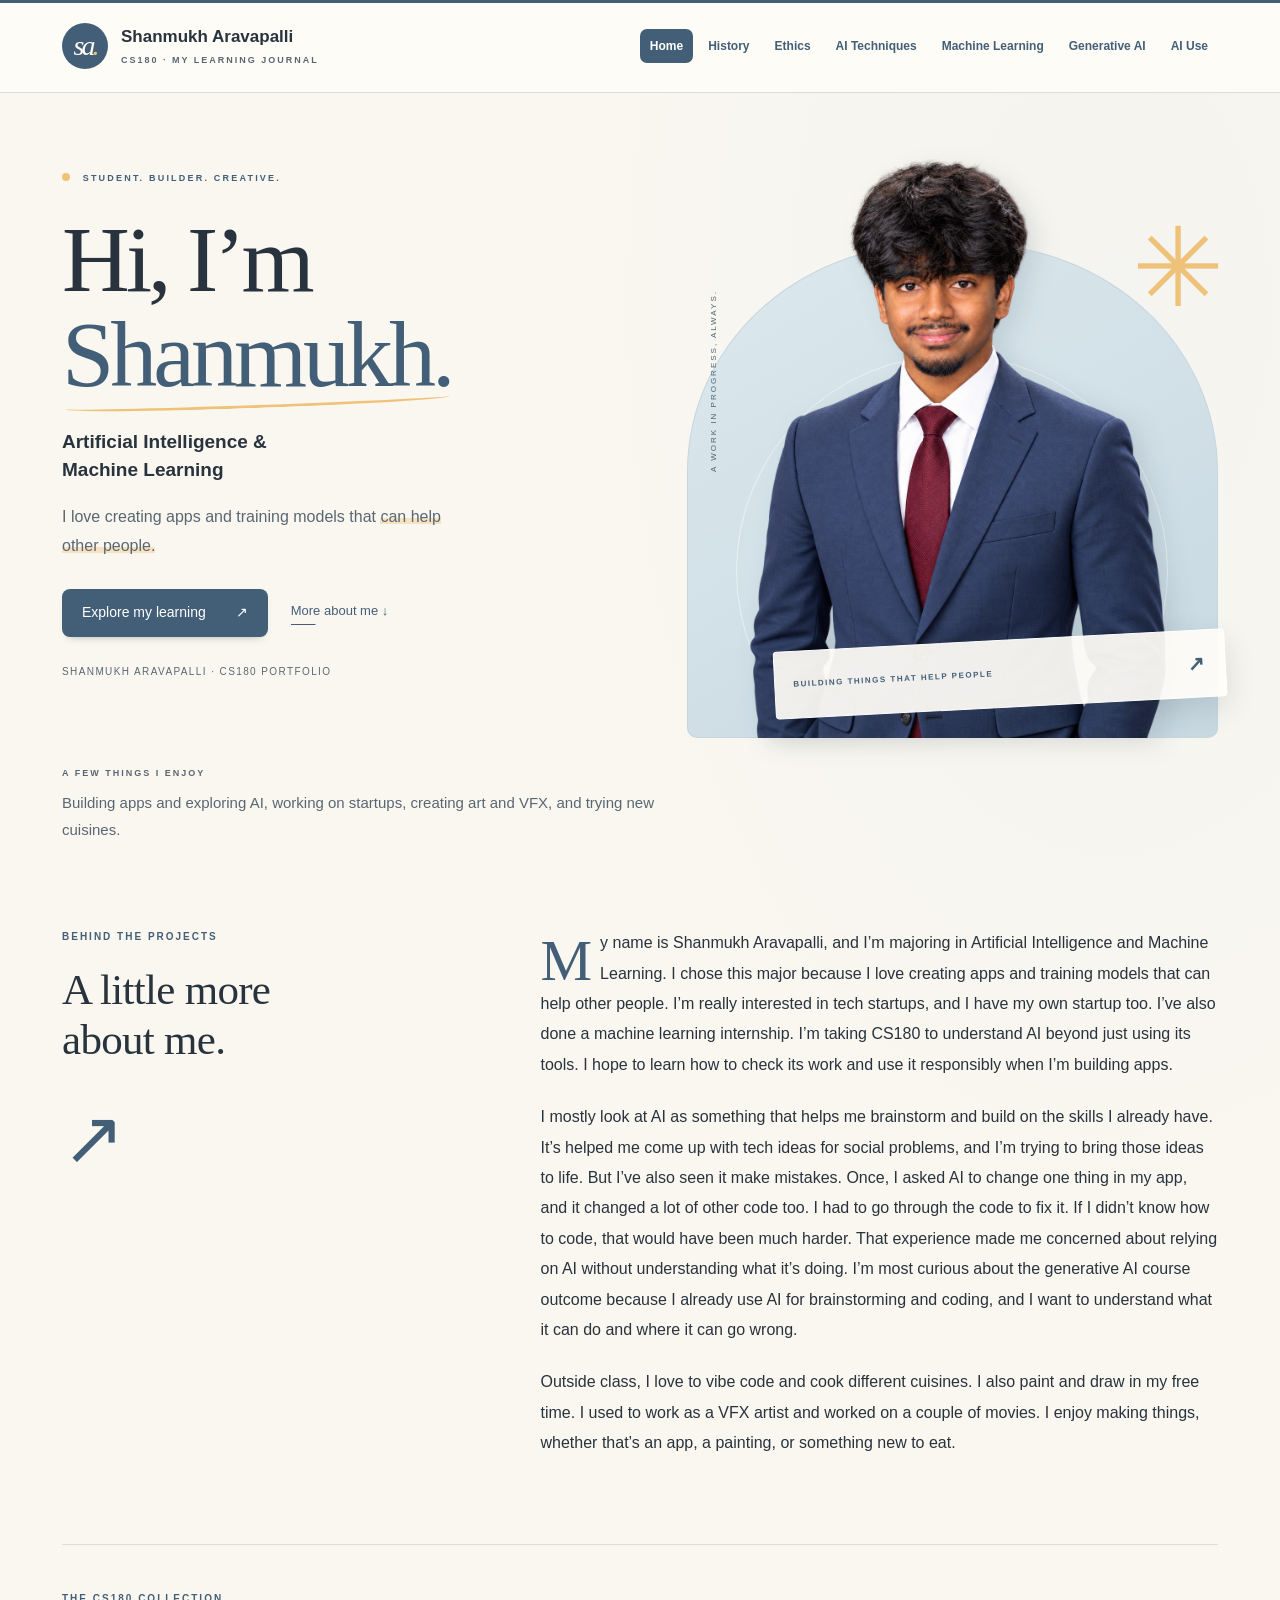
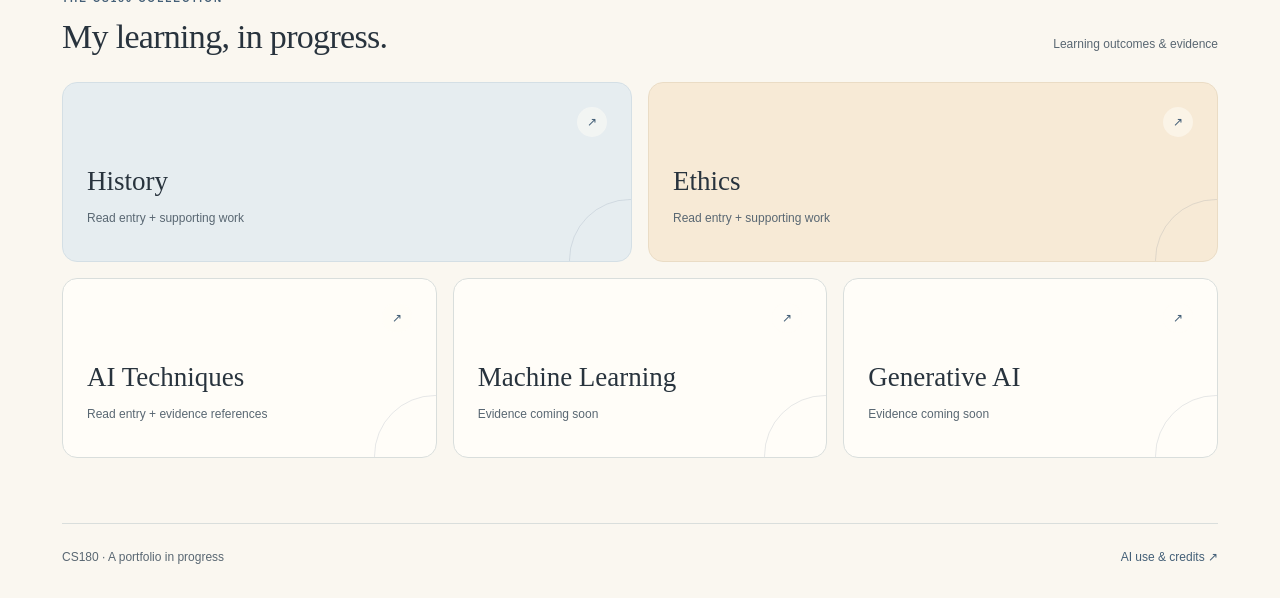
<file: index.html>
<!doctype html>
<html lang="en">
<head>
  <meta charset="utf-8">
  <meta name="viewport" content="width=device-width, initial-scale=1">
  <meta name="robots" content="noindex, nofollow">
  <title>Home | CS180 Portfolio</title>
  <link rel="stylesheet" href="styles.css?v=feedback-1">
</head>
<body class="portfolio-home">
  <div class="reading-progress" aria-hidden="true"></div>
  <a class="skip-link" href="#main">Skip to content</a>
  <header class="site-header">
    <div class="header-inner">
      <a class="brand" href="index.html"><span class="brand-mark personal-mark" aria-hidden="true">sa<span>.</span></span><span>Shanmukh Aravapalli<small>CS180 · MY LEARNING JOURNAL</small></span></a>
      <nav aria-label="Main navigation"><a href="index.html" aria-current="page">Home</a>
<a href="outcome1.html">History</a>
<a href="outcome2.html">Ethics</a>
<a href="outcome3.html">AI Techniques</a>
<a href="outcome4.html">Machine Learning</a>
<a href="outcome5.html">Generative AI</a>
<a href="ai-use.html">AI Use</a></nav>
    </div>
  </header>
  <main id="main">
    <section class="studio-hero" aria-labelledby="about-heading">
<div class="hero-copy"><p class="eyebrow"><span class="dot"></span> STUDENT. BUILDER. CREATIVE.</p>
<h1 id="about-heading">Hi, I’m<br><span>Shanmukh.</span></h1>
<p class="hero-major">Artificial Intelligence &amp;<br>Machine Learning</p>
<p class="hero-description">I love creating apps and training models that <span class="ink-highlight">can help other people.</span></p>
<div class="hero-actions"><a class="button" href="#learning-heading">Explore my learning <span aria-hidden="true">↗</span></a><a class="text-link" href="#my-story">More about me ↓</a></div>
<p class="hero-note">Shanmukh Aravapalli · CS180 portfolio</p></div>
<figure class="cutout-stage"><div class="portrait-backdrop" aria-hidden="true"></div>
<span class="portrait-orbit" aria-hidden="true">✳</span><span class="portrait-label" aria-hidden="true">A WORK IN PROGRESS, ALWAYS.</span>
<img src="portrait-cutout.png" alt="AI-edited standing portrait of Shanmukh Aravapalli in a navy suit" width="1122" height="1402" fetchpriority="high">
<figcaption>BUILDING THINGS THAT HELP PEOPLE <span aria-hidden="true">↗</span></figcaption></figure>
</section>
<aside class="personal-interests" aria-label="My interests"><p class="eyebrow">A FEW THINGS I ENJOY</p><p>Building apps and exploring AI, working on startups, creating art and VFX, and trying new cuisines.</p></aside>
<section class="story-section" id="my-story" aria-labelledby="story-heading"><div class="story-heading"><p class="eyebrow">BEHIND THE PROJECTS</p><h2 id="story-heading">A little more<br>about me.</h2><span class="story-mark" aria-hidden="true">↗</span></div><div class="story-copy"><p>My name is Shanmukh Aravapalli, and I’m majoring in Artificial Intelligence and Machine Learning. I chose this major because I love creating apps and training models that can help other people. I’m really interested in tech startups, and I have my own startup too. I’ve also done a machine learning internship. I’m taking CS180 to understand AI beyond just using its tools. I hope to learn how to check its work and use it responsibly when I’m building apps.</p><p>I mostly look at AI as something that helps me brainstorm and build on the skills I already have. It’s helped me come up with tech ideas for social problems, and I’m trying to bring those ideas to life. But I’ve also seen it make mistakes. Once, I asked AI to change one thing in my app, and it changed a lot of other code too. I had to go through the code to fix it. If I didn’t know how to code, that would have been much harder. That experience made me concerned about relying on AI without understanding what it’s doing. I’m most curious about the generative AI course outcome because I already use AI for brainstorming and coding, and I want to understand what it can do and where it can go wrong.</p><p>Outside class, I love to vibe code and cook different cuisines. I also paint and draw in my free time. I used to work as a VFX artist and worked on a couple of movies. I enjoy making things, whether that’s an app, a painting, or something new to eat.</p></div></section>
    <section class="learning" aria-labelledby="learning-heading">
      <div class="section-title"><div><p class="eyebrow">THE CS180 COLLECTION</p><h2 id="learning-heading">My learning, in progress.</h2></div><p>Learning outcomes &amp; evidence</p></div>
      <div class="outcome-grid"><a class="outcome-card" href="outcome1.html"><span class="card-arrow" aria-hidden="true"><span>↗</span></span><h3>History</h3><p>Read entry + supporting work</p></a><a class="outcome-card" href="outcome2.html"><span class="card-arrow" aria-hidden="true"><span>↗</span></span><h3>Ethics</h3><p>Read entry + supporting work</p></a><a class="outcome-card" href="outcome3.html"><span class="card-arrow" aria-hidden="true"><span>↗</span></span><h3>AI Techniques</h3><p>Read entry + evidence references</p></a><a class="outcome-card" href="outcome4.html"><span class="card-arrow" aria-hidden="true"><span>↗</span></span><h3>Machine Learning</h3><p>Evidence coming soon</p></a><a class="outcome-card" href="outcome5.html"><span class="card-arrow" aria-hidden="true"><span>↗</span></span><h3>Generative AI</h3><p>Evidence coming soon</p></a></div></section></main>
  <footer><span>CS180 · A portfolio in progress</span><a href="ai-use.html">AI use &amp; credits <span aria-hidden="true">↗</span></a></footer>
</body>
</html>
</file>
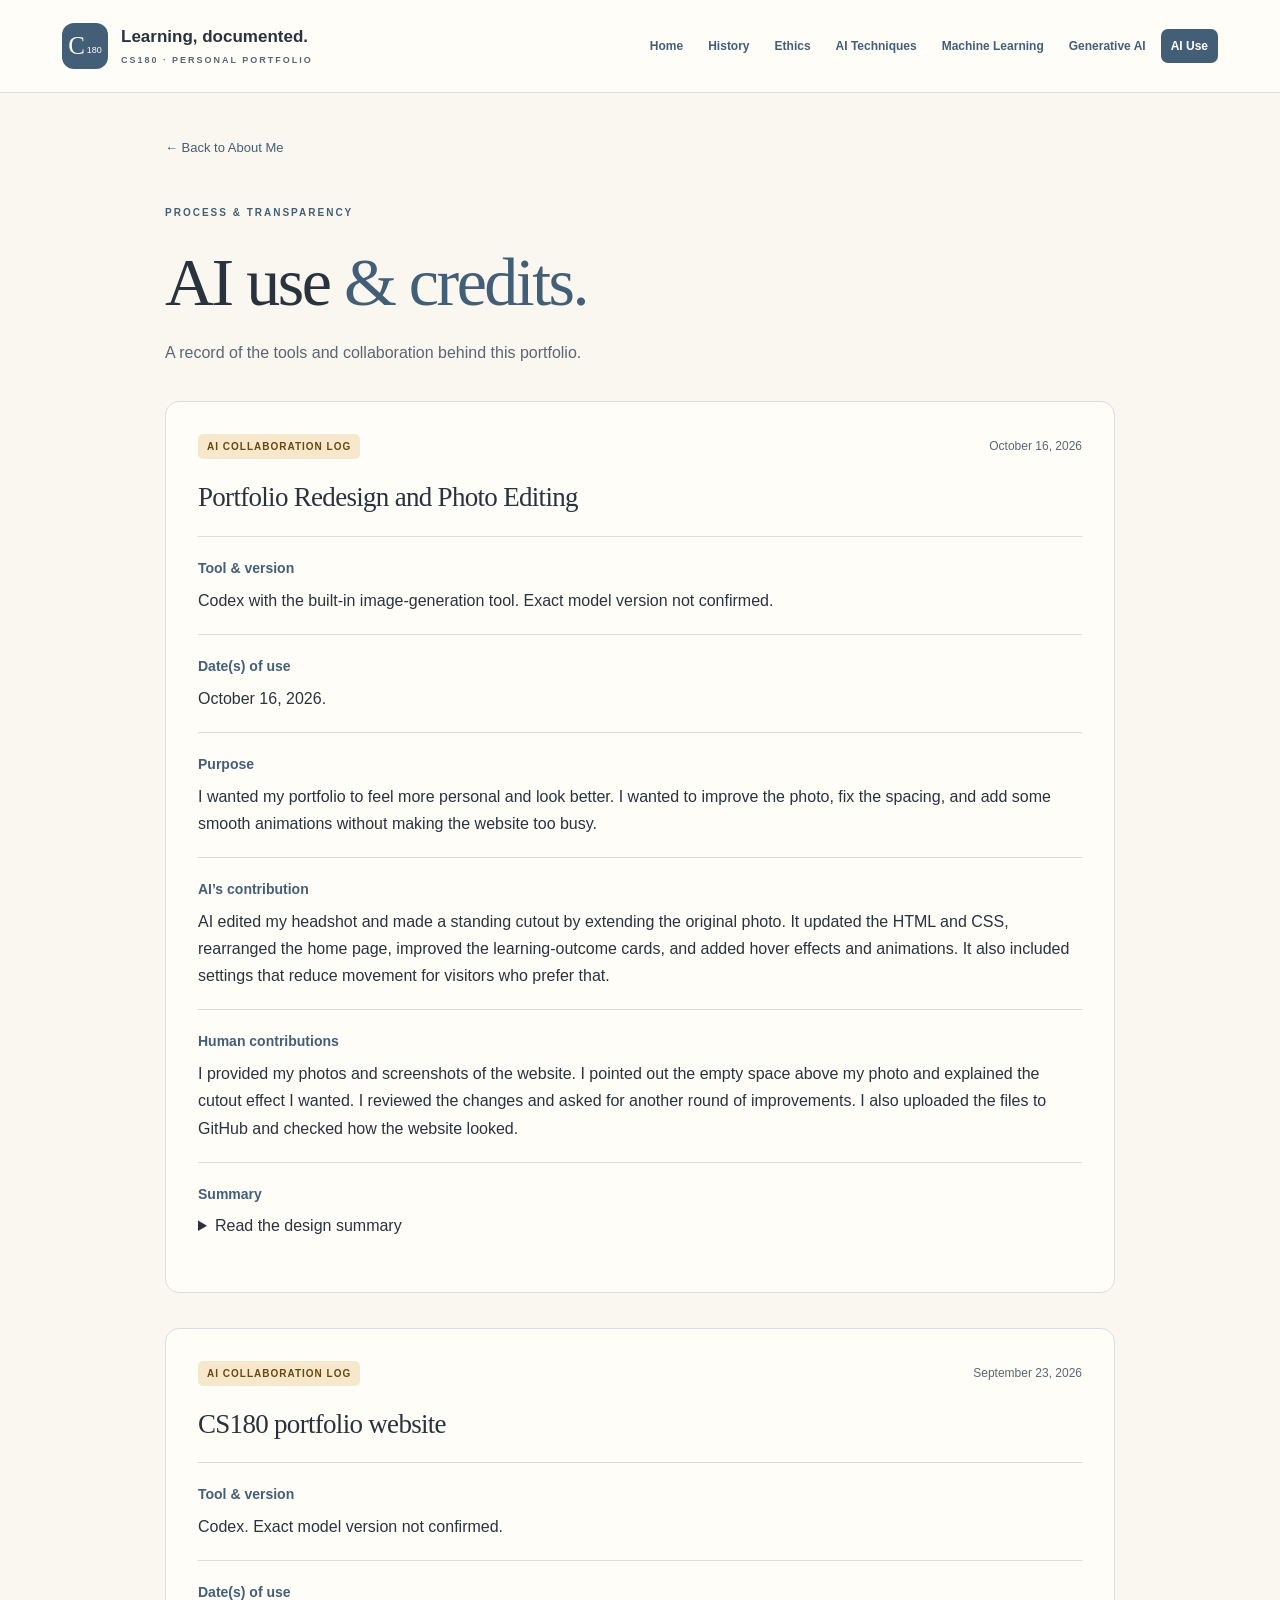
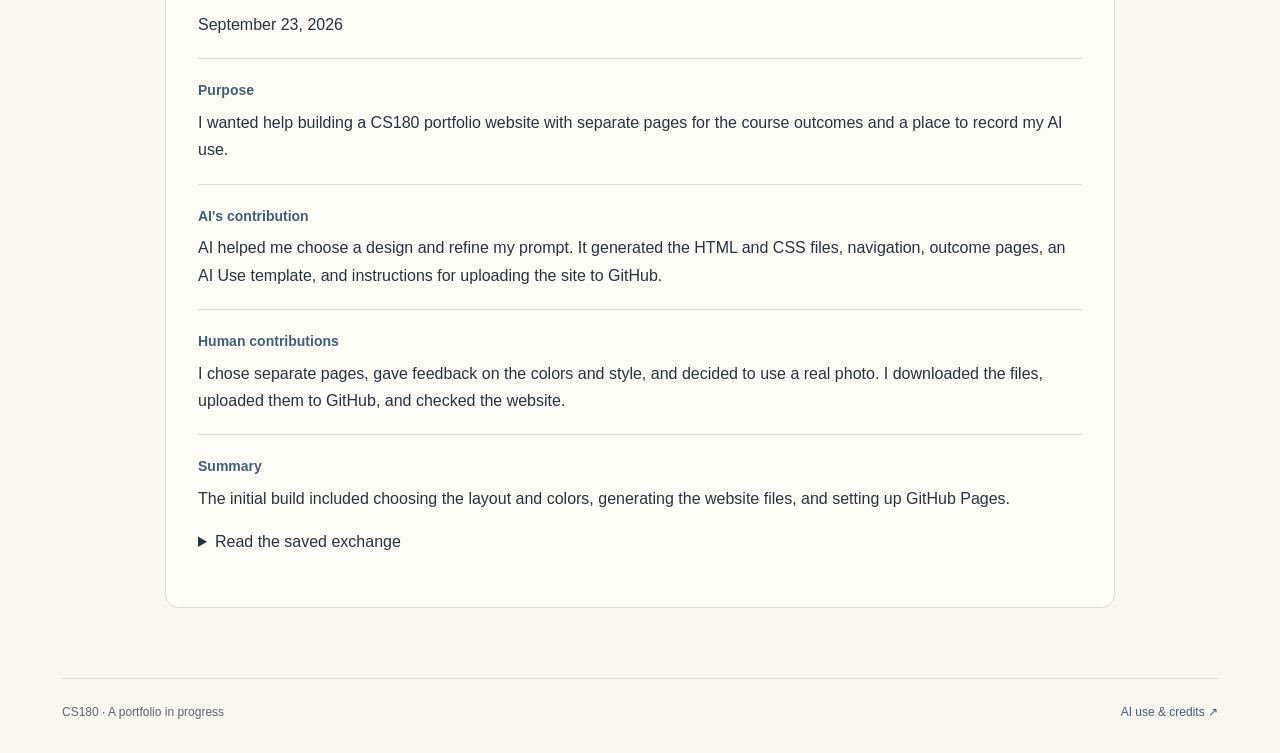
<file: ai-use.html>
<!doctype html>
<html lang="en">
<head>
  <meta charset="utf-8">
  <meta name="viewport" content="width=device-width, initial-scale=1">
  <meta name="robots" content="noindex, nofollow">
  <title>AI Use | CS180 Portfolio</title>
  <link rel="stylesheet" href="styles.css">
</head>
<body>
  <a class="skip-link" href="#main">Skip to content</a>
  <header class="site-header">
    <div class="header-inner">
      <a class="brand" href="index.html"><span class="brand-mark" aria-hidden="true">C<span>180</span></span><span>Learning, documented.<small>CS180 · PERSONAL PORTFOLIO</small></span></a>
      <nav aria-label="Main navigation"><a href="index.html">Home</a>
<a href="outcome1.html">History</a>
<a href="outcome2.html">Ethics</a>
<a href="outcome3.html">AI Techniques</a>
<a href="outcome4.html">Machine Learning</a>
<a href="outcome5.html">Generative AI</a>
<a href="ai-use.html" aria-current="page">AI Use</a></nav>
    </div>
  </header>
  <main id="main"><section class="credits-page">
<a class="back-link" href="index.html">← Back to About Me</a>
<p class="eyebrow">PROCESS &amp; TRANSPARENCY</p>
<h1>AI use <span class="accent">&amp; credits.</span></h1>
<p class="page-intro">A record of the tools and collaboration behind this portfolio.</p>
<!-- Entries are ordered newest first. -->
<article class="log-entry">
<div class="log-top"><span class="status-tag">AI COLLABORATION LOG</span><span>October 16, 2026</span></div>
<h2>Portfolio Redesign and Photo Editing</h2><dl><div class="log-field"><dt>Tool &amp; version</dt><dd>Codex with the built-in image-generation tool. Exact model version not confirmed.</dd></div>
<div class="log-field"><dt>Date(s) of use</dt><dd>October 16, 2026.</dd></div>
<div class="log-field"><dt>Purpose</dt><dd>I wanted my portfolio to feel more personal and look better. I wanted to improve the photo, fix the spacing, and add some smooth animations without making the website too busy.</dd></div>
<div class="log-field"><dt>AI’s contribution</dt><dd>AI edited my headshot and made a standing cutout by extending the original photo. It updated the HTML and CSS, rearranged the home page, improved the learning-outcome cards, and added hover effects and animations. It also included settings that reduce movement for visitors who prefer that.</dd></div>
<div class="log-field"><dt>Human contributions</dt><dd>I provided my photos and screenshots of the website. I pointed out the empty space above my photo and explained the cutout effect I wanted. I reviewed the changes and asked for another round of improvements. I also uploaded the files to GitHub and checked how the website looked.</dd></div>
<div class="log-field"><dt>Summary</dt><dd><details><summary>Read the design summary</summary><section><h3 style="margin-top:24px;">Photo and spacing</h3><p><strong>User:</strong> The photo box is sitting too low, and there’s a lot of empty space above it. Can you move it up and use one of my headshots? I’d like a light background that matches the website and makes the photo stand out.</p><p><strong>AI response summarized:</strong> The AI moved the photo higher and changed its background to a light blue-white color. It also added a rounded frame and a small shadow.</p></section><section><h3 style="margin-top:24px;">Standing cutout and layout</h3><p><strong>User:</strong> This looks better, but I want something more interesting than a photo inside a box. Could you make a standing cutout of me that looks like it comes up from the bottom of the section? I also want the page to feel more like my own portfolio.</p><p><strong>AI response summarized:</strong> The AI made a standing cutout with a transparent background and placed it in front of a blue shape. It made the introduction larger, moved the longer About Me section below it, and updated the learning-outcome cards.</p></section><section><h3 style="margin-top:24px;">Final design changes</h3><p><strong>User:</strong> This is the style I was looking for. Can you give it one more round of improvements? I’d like smooth animations, hover effects, and a few highlights, but nothing crowded or distracting.</p><p><strong>AI response summarized:</strong> The AI added an “sa.” monogram, an underline beneath my name, and a tilted caption beside the portrait. It added subtle movement to the photo and cards, along with entrance animations and scroll effects. It checked the file links, but couldn’t finish a local browser preview.</p></section></details></dd></div></dl></article>
<article class="log-entry">
<div class="log-top"><span class="status-tag">AI COLLABORATION LOG</span><span>September 23, 2026</span></div>
<h2>CS180 portfolio website</h2>
<dl><div class="log-field"><dt>Tool &amp; version</dt><dd>Codex. Exact model version not confirmed.</dd></div><div class="log-field"><dt>Date(s) of use</dt><dd>September 23, 2026</dd></div><div class="log-field"><dt>Purpose</dt><dd>I wanted help building a CS180 portfolio website with separate pages for the course outcomes and a place to record my AI use.</dd></div><div class="log-field"><dt>AI&#x27;s contribution</dt><dd>AI helped me choose a design and refine my prompt. It generated the HTML and CSS files, navigation, outcome pages, an AI Use template, and instructions for uploading the site to GitHub.</dd></div><div class="log-field"><dt>Human contributions</dt><dd>I chose separate pages, gave feedback on the colors and style, and decided to use a real photo. I downloaded the files, uploaded them to GitHub, and checked the website.</dd></div><div class="log-field"><dt>Summary</dt><dd>
<p>The initial build included choosing the layout and colors, generating the website files, and setting up GitHub Pages.</p>
<details><summary>Read the saved exchange</summary>
<h3>User</h3><p>I&#x27;m building a CS180 portfolio website with plain HTML and CSS. I want it to look clean and modern, with warm ivory, slate blue, and soft amber accents. Keep it calm but still attractive—not too bright or dull. Use readable dark text, nice headings, rounded corners, and some subtle hover effects.</p><p>The home page should be my About Me, with a spot for a real photo of me. I&#x27;ll write the text myself and add my photo later, so leave placeholders for those.</p><p>I want five separate pages with short nav labels: History, Ethics, AI Techniques, Machine Learning, and Generative AI. Use the exact full learning outcome sentences from the lab instructions as the headings on those pages, with ‘Evidence coming soon’ underneath each one.</p><p>Also add an AI Use page for my Format 2 collaboration logs, with space for all six required fields. Make it easy to add dated entries later.</p><p>Put the same navigation on every page, including a Home link back to my About Me, and highlight whichever page is open. Make everything easy to read and use on both a phone and a laptop.</p><p>Give me all the HTML and CSS files ready for GitHub Pages, including index.html and the robots.txt from the lab instructions. Also explain how to add my text and photo and upload the files.</p><h3>AI response</h3><p>Download your website files</p><p>Includes all seven pages, shared CSS, robots.txt, and setup instructions. All navigation links and the exact outcome wording passed checks.</p><p>To preview: unzip the folder and open index.html in your browser.</p><p>To personalize:</p><p>• Replace the name, major, and paragraph placeholders in index.html with your own writing.</p><p>• Add your photo to assets and follow the photo replacement instructions.</p><p>• Complete the six collaboration-log fields in ai-use.html.</p><p>To publish: upload the unzipped folder’s contents to your GitHub repository, with index.html at the repository root, then commit the changes.</p><p>The site isn’t published yet. Preview the design first, and we can adjust anything you want before uploading.</p></details>
</dd></div></dl></article>
</section></main>
  <footer><span>CS180 · A portfolio in progress</span><a href="ai-use.html">AI use &amp; credits <span aria-hidden="true">↗</span></a></footer>
</body>
</html>
</file>
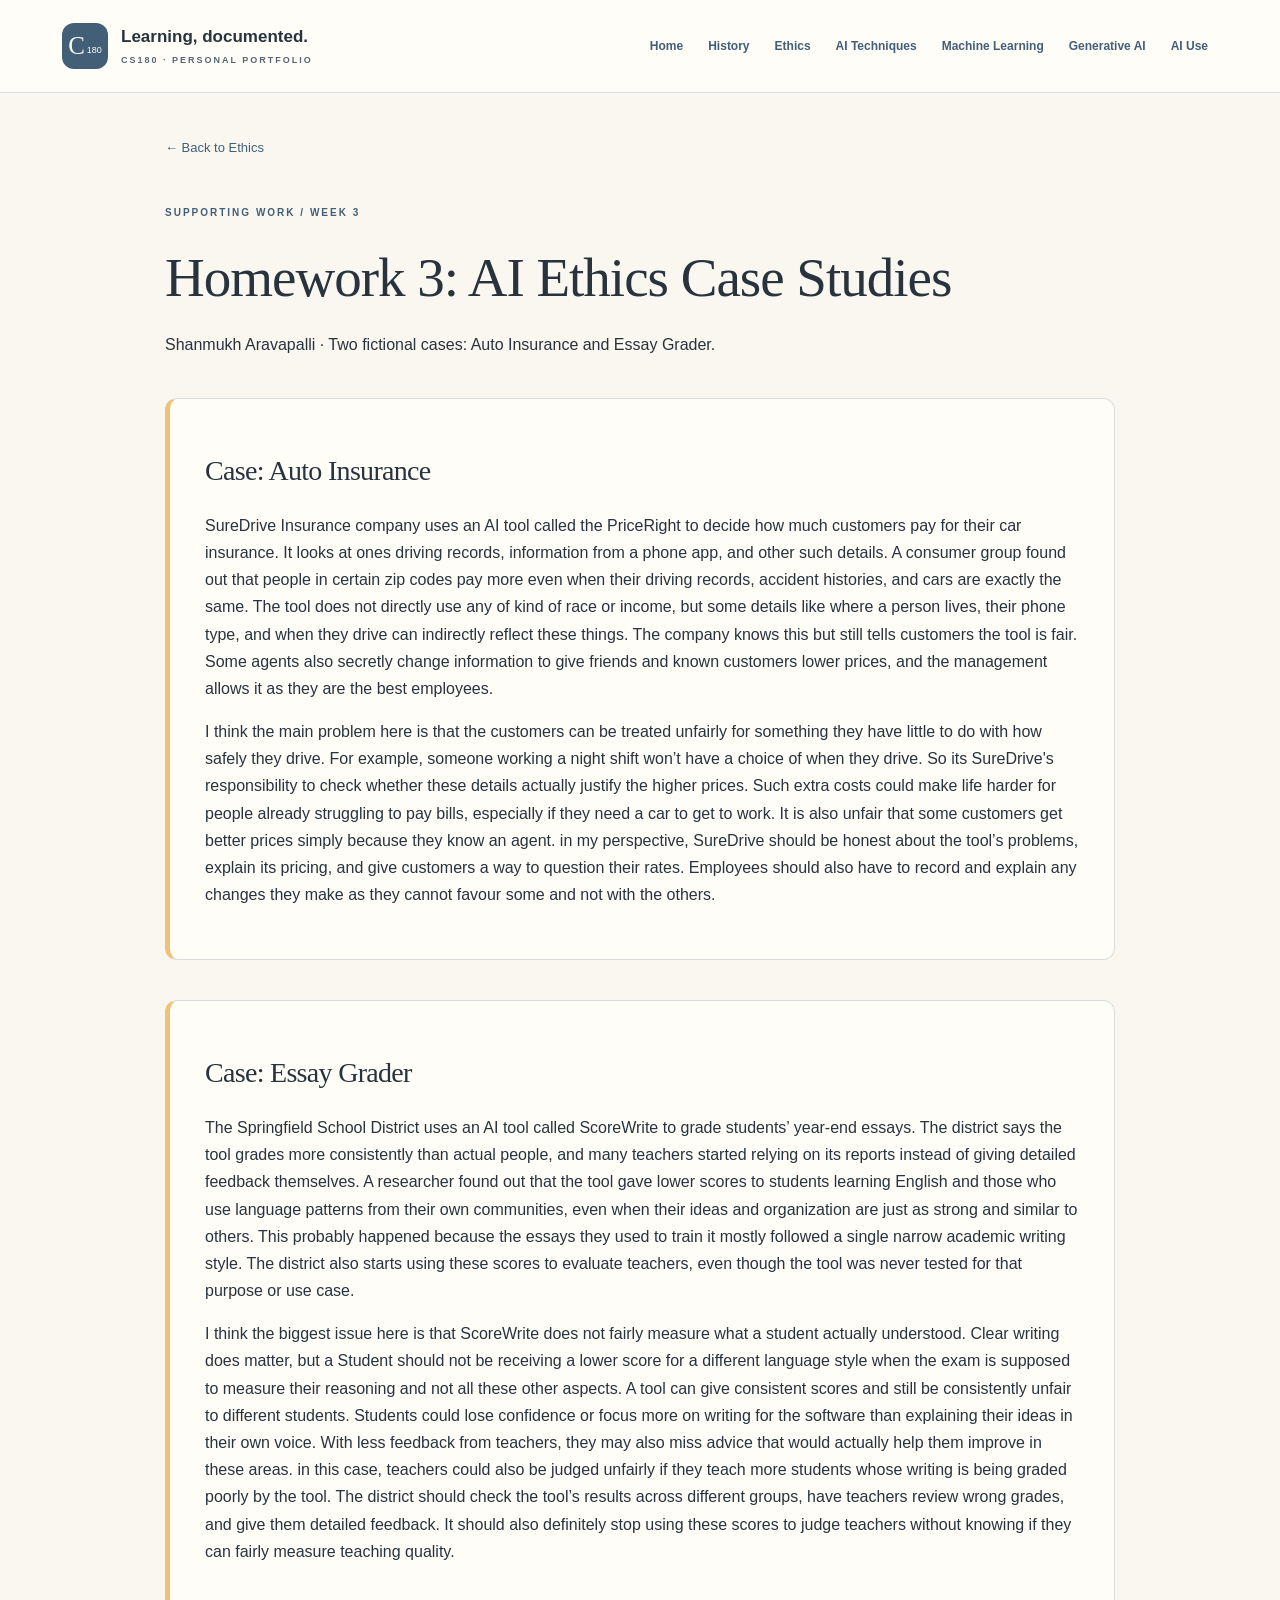
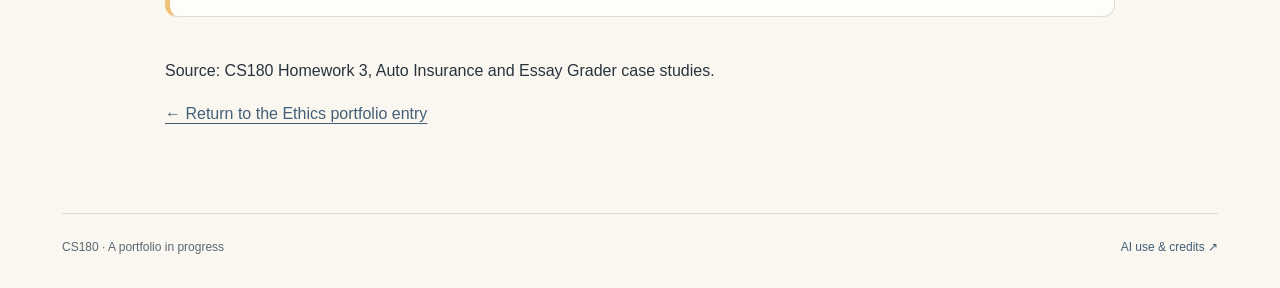
<file: ethics-homework.html>
<!doctype html>
<html lang="en">
<head>
  <meta charset="utf-8">
  <meta name="viewport" content="width=device-width, initial-scale=1">
  <meta name="robots" content="noindex, nofollow">
  <title>Week 3 Homework | CS180 Portfolio</title>
  <link rel="stylesheet" href="styles.css">
</head>
<body>
  <a class="skip-link" href="#main">Skip to content</a>
  <header class="site-header">
    <div class="header-inner">
      <a class="brand" href="index.html"><span class="brand-mark" aria-hidden="true">C<span>180</span></span><span>Learning, documented.<small>CS180 · PERSONAL PORTFOLIO</small></span></a>
      <nav aria-label="Main navigation"><a href="index.html">Home</a>
<a href="outcome1.html">History</a>
<a href="outcome2.html">Ethics</a>
<a href="outcome3.html">AI Techniques</a>
<a href="outcome4.html">Machine Learning</a>
<a href="outcome5.html">Generative AI</a>
<a href="ai-use.html">AI Use</a></nav>
    </div>
  </header>
  <main id="main"><section class="outcome-page">
<a class="back-link" href="outcome2.html">← Back to Ethics</a>
<p class="eyebrow">SUPPORTING WORK / WEEK 3</p>
<h1 class="outcome-heading">Homework 3: AI Ethics Case Studies</h1>
<p>Shanmukh Aravapalli · Two fictional cases: Auto Insurance and Essay Grader.</p>
<article class="evidence-panel" aria-labelledby="insurance-heading"><h2 id="insurance-heading">Case: Auto Insurance</h2>
<div style="margin-top:24px;"><p>SureDrive Insurance company uses an AI tool called the PriceRight to decide how much customers pay for their car insurance. It looks at ones driving records, information from a phone app, and other such details. A consumer group found out that people in certain zip codes pay more even when their driving records, accident histories, and cars are exactly the same. The tool does not directly use any of kind of race or income, but some details like where a person lives, their phone type, and when they drive can indirectly reflect these things. The company knows this but still tells customers the tool is fair. Some agents also secretly change information to give friends and known customers lower prices, and the management allows it as they are the best employees.</p>
<p>I think the main problem here is that the customers can be treated unfairly for something they have little to do with how safely they drive. For example, someone working a night shift won’t have a choice of when they drive. So its SureDrive&#x27;s responsibility to check whether these details actually justify the higher prices. Such extra costs could make life harder for people already struggling to pay bills, especially if they need a car to get to work. It is also unfair that some customers get better prices simply because they know an agent. in my perspective, SureDrive should be honest about the tool’s problems, explain its pricing, and give customers a way to question their rates. Employees should also have to record and explain any changes they make as they cannot favour some and not with the others.</p></div></article>
<article class="evidence-panel" aria-labelledby="essay-heading"><h2 id="essay-heading">Case: Essay Grader</h2>
<div style="margin-top:24px;"><p>The Springfield School District uses an AI tool called ScoreWrite to grade students’ year-end essays. The district says the tool grades more consistently than actual people, and many teachers started relying on its reports instead of giving detailed feedback themselves. A researcher found out that the tool gave lower scores to students learning English and those who use language patterns from their own communities, even when their ideas and organization are just as strong and similar to others. This probably happened because the essays they used to train it mostly followed a single narrow academic writing style. The district also starts using these scores to evaluate teachers, even though the tool was never tested for that purpose or use case.</p>
<p>I think the biggest issue here is that ScoreWrite does not fairly measure what a student actually understood. Clear writing does matter, but a Student should not be receiving a lower score for a different language style when the exam is supposed to measure their reasoning and not all these other aspects. A tool can give consistent scores and still be consistently unfair to different students. Students could lose confidence or focus more on writing for the software than explaining their ideas in their own voice. With less feedback from teachers, they may also miss advice that would actually help them improve in these areas. in this case, teachers could also be judged unfairly if they teach more students whose writing is being graded poorly by the tool. The district should check the tool’s results across different groups, have teachers review wrong grades, and give them detailed feedback. It should also definitely stop using these scores to judge teachers without knowing if they can fairly measure teaching quality.</p></div></article>
<p>Source: CS180 Homework 3, Auto Insurance and Essay Grader case studies.</p>
<p><a href="outcome2.html">← Return to the Ethics portfolio entry</a></p>
</section></main>
  <footer><span>CS180 · A portfolio in progress</span><a href="ai-use.html">AI use &amp; credits <span aria-hidden="true">↗</span></a></footer>
</body>
</html>
</file>
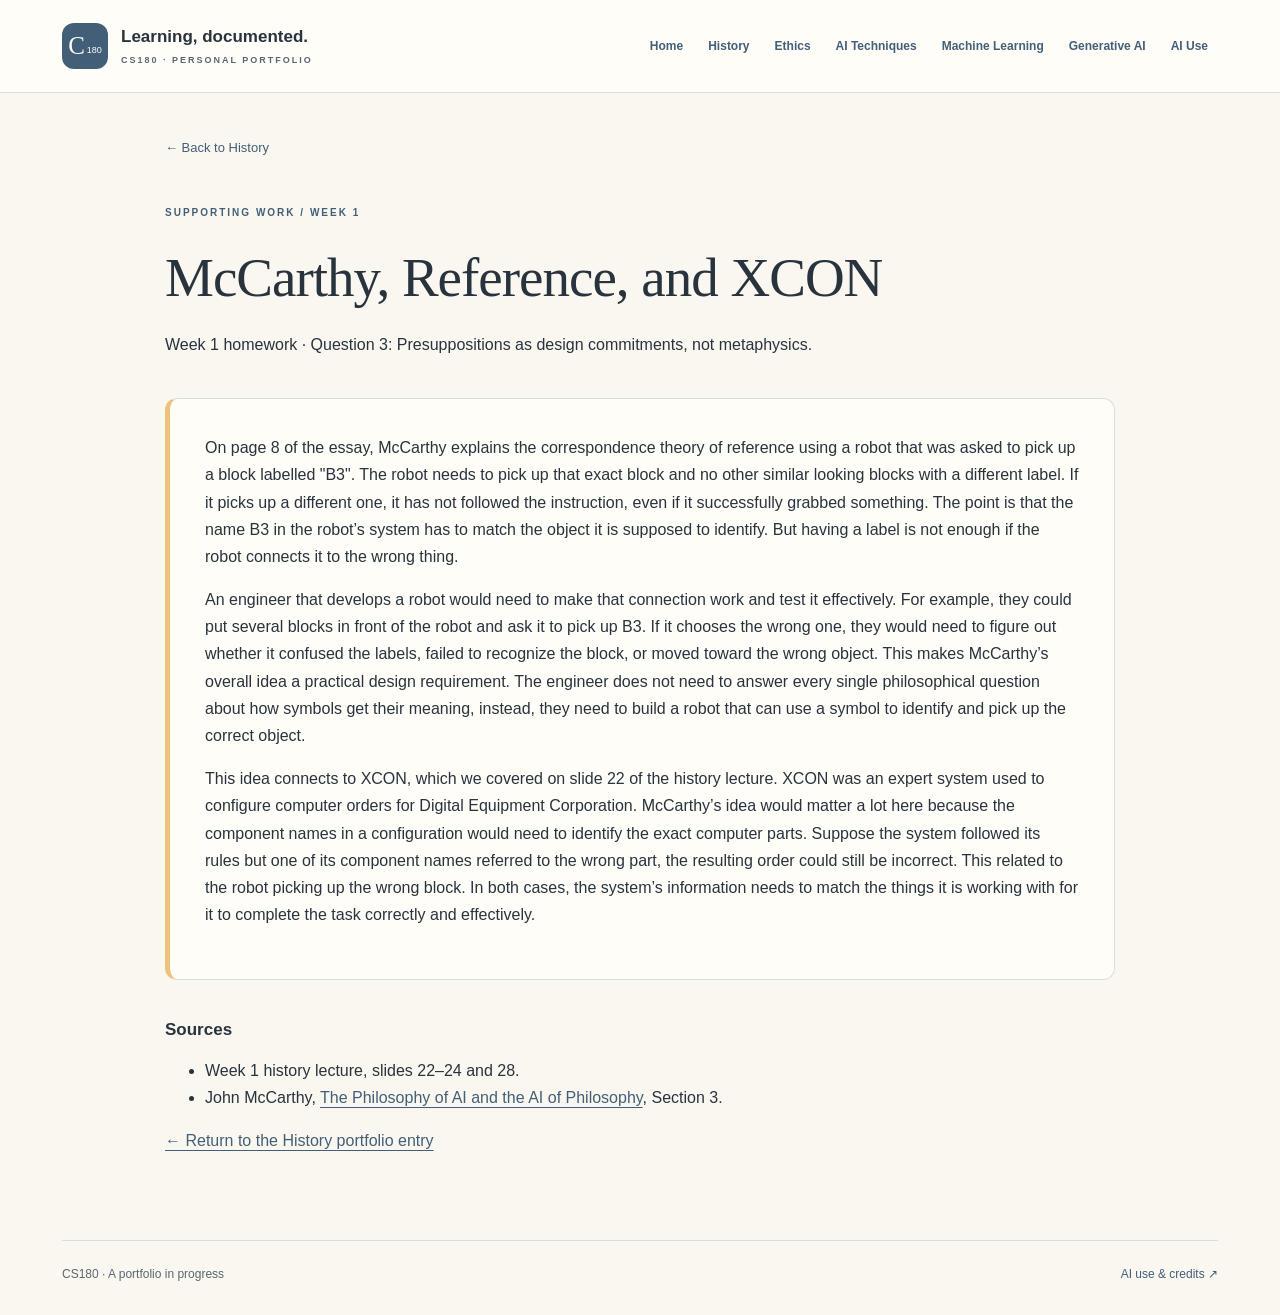
<file: history-homework.html>
<!doctype html>
<html lang="en">
<head>
  <meta charset="utf-8">
  <meta name="viewport" content="width=device-width, initial-scale=1">
  <meta name="robots" content="noindex, nofollow">
  <title>Week 1 Homework | CS180 Portfolio</title>
  <link rel="stylesheet" href="styles.css">
</head>
<body>
  <a class="skip-link" href="#main">Skip to content</a>
  <header class="site-header">
    <div class="header-inner">
      <a class="brand" href="index.html"><span class="brand-mark" aria-hidden="true">C<span>180</span></span><span>Learning, documented.<small>CS180 · PERSONAL PORTFOLIO</small></span></a>
      <nav aria-label="Main navigation"><a href="index.html">Home</a>
<a href="outcome1.html">History</a>
<a href="outcome2.html">Ethics</a>
<a href="outcome3.html">AI Techniques</a>
<a href="outcome4.html">Machine Learning</a>
<a href="outcome5.html">Generative AI</a>
<a href="ai-use.html">AI Use</a></nav>
    </div>
  </header>
  <main id="main"><section class="outcome-page">
<a class="back-link" href="outcome1.html">← Back to History</a>
<p class="eyebrow">SUPPORTING WORK / WEEK 1</p>
<h1 class="outcome-heading">McCarthy, Reference, and XCON</h1>
<p>Week 1 homework · Question 3: Presuppositions as design commitments, not metaphysics.</p>
<article class="evidence-panel" aria-label="Homework response"><p>On page 8 of the essay, McCarthy explains the correspondence theory of reference using a robot that was asked to pick up a block labelled &quot;B3&quot;. The robot needs to pick up that exact block and no other similar looking blocks with a different label. If it picks up a different one, it has not followed the instruction, even if it successfully grabbed something. The point is that the name B3 in the robot’s system has to match the object it is supposed to identify. But having a label is not enough if the robot connects it to the wrong thing.</p>
<p>An engineer that develops a robot would need to make that connection work and test it effectively. For example, they could put several blocks in front of the robot and ask it to pick up B3. If it chooses the wrong one, they would need to figure out whether it confused the labels, failed to recognize the block, or moved toward the wrong object. This makes McCarthy’s overall idea a practical design requirement. The engineer does not need to answer every single philosophical question about how symbols get their meaning, instead, they need to build a robot that can use a symbol to identify and pick up the correct object.</p>
<p>This idea connects to XCON, which we covered on slide 22 of the history lecture. XCON was an expert system used to configure computer orders for Digital Equipment Corporation. McCarthy’s idea would matter a lot here because the component names in a configuration would need to identify the exact computer parts. Suppose the system followed its rules but one of its component names referred to the wrong part, the resulting order could still be incorrect. This related to the robot picking up the wrong block. In both cases, the system’s information needs to match the things it is working with for it to complete the task correctly and effectively.</p></article>
<section aria-labelledby="sources-heading">
<h3 id="sources-heading">Sources</h3>
<ul><li>Week 1 history lecture, slides 22–24 and 28.</li>
<li>John McCarthy, <a href="http://jmc.stanford.edu/articles/aiphil2/aiphil2.pdf">The Philosophy of AI and the AI of Philosophy</a>, Section 3.</li></ul>
</section>
<p><a href="outcome1.html">← Return to the History portfolio entry</a></p>
</section></main>
  <footer><span>CS180 · A portfolio in progress</span><a href="ai-use.html">AI use &amp; credits <span aria-hidden="true">↗</span></a></footer>
</body>
</html>
</file>
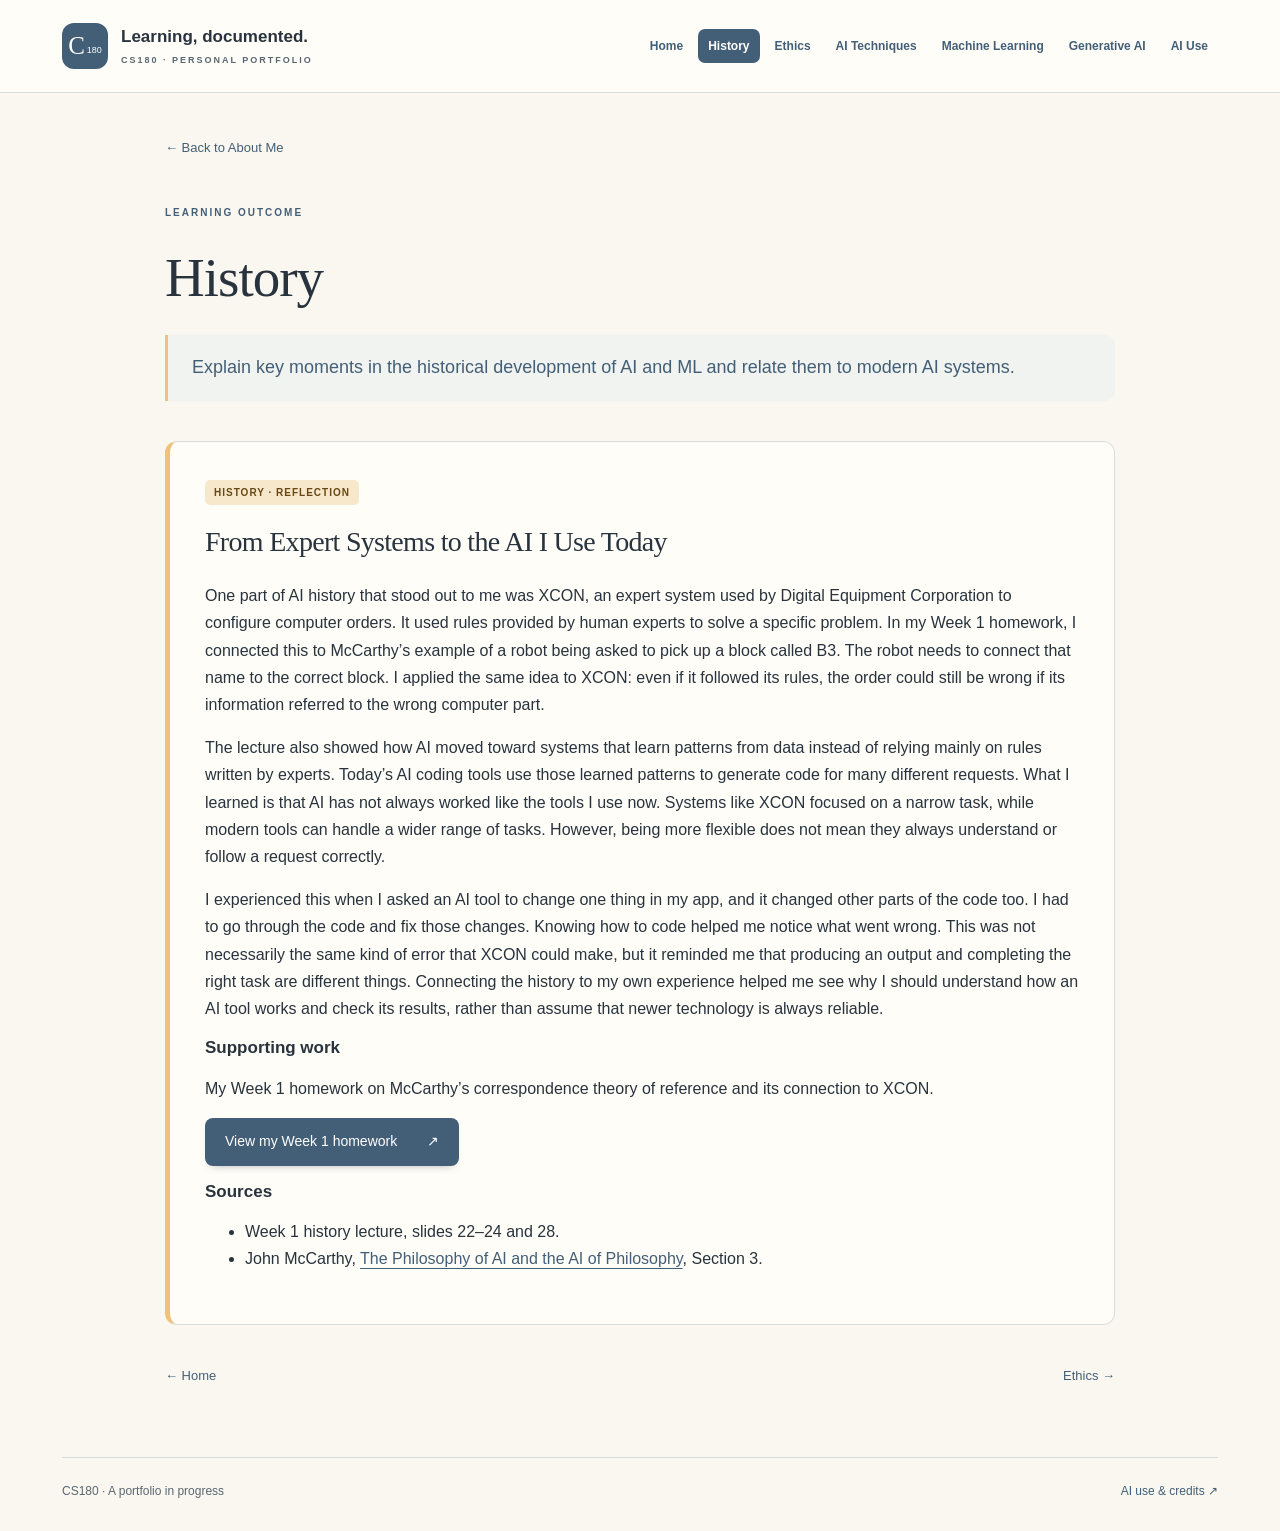
<file: outcome1.html>
<!doctype html>
<html lang="en">
<head>
  <meta charset="utf-8">
  <meta name="viewport" content="width=device-width, initial-scale=1">
  <meta name="robots" content="noindex, nofollow">
  <title>History | CS180 Portfolio</title>
  <link rel="stylesheet" href="styles.css?v=feedback-1">
</head>
<body>
  <a class="skip-link" href="#main">Skip to content</a>
  <header class="site-header">
    <div class="header-inner">
      <a class="brand" href="index.html"><span class="brand-mark" aria-hidden="true">C<span>180</span></span><span>Learning, documented.<small>CS180 · PERSONAL PORTFOLIO</small></span></a>
      <nav aria-label="Main navigation"><a href="index.html">Home</a>
<a href="outcome1.html" aria-current="page">History</a>
<a href="outcome2.html">Ethics</a>
<a href="outcome3.html">AI Techniques</a>
<a href="outcome4.html">Machine Learning</a>
<a href="outcome5.html">Generative AI</a>
<a href="ai-use.html">AI Use</a></nav>
    </div>
  </header>
  <main id="main"><section class="outcome-page">
    <a class="back-link" href="index.html">← Back to About Me</a>
    <p class="eyebrow">LEARNING OUTCOME</p>
    <h1 class="outcome-heading">History</h1>
    <blockquote class="learning-objective"><p>Explain key moments in the historical development of AI and ML and relate them to modern AI systems.</p></blockquote>
    <article class="evidence-panel" aria-labelledby="entry-heading">
<span class="status-tag">HISTORY · REFLECTION</span>
<h2 id="entry-heading">From Expert Systems to the AI I Use Today</h2>
<div style="margin-top: 24px;"><p>One part of AI history that stood out to me was XCON, an expert system used by Digital Equipment Corporation to configure computer orders. It used rules provided by human experts to solve a specific problem. In my Week 1 homework, I connected this to McCarthy’s example of a robot being asked to pick up a block called B3. The robot needs to connect that name to the correct block. I applied the same idea to XCON: even if it followed its rules, the order could still be wrong if its information referred to the wrong computer part.</p>
<p>The lecture also showed how AI moved toward systems that learn patterns from data instead of relying mainly on rules written by experts. Today’s AI coding tools use those learned patterns to generate code for many different requests. What I learned is that AI has not always worked like the tools I use now. Systems like XCON focused on a narrow task, while modern tools can handle a wider range of tasks. However, being more flexible does not mean they always understand or follow a request correctly.</p>
<p>I experienced this when I asked an AI tool to change one thing in my app, and it changed other parts of the code too. I had to go through the code and fix those changes. Knowing how to code helped me notice what went wrong. This was not necessarily the same kind of error that XCON could make, but it reminded me that producing an output and completing the right task are different things. Connecting the history to my own experience helped me see why I should understand how an AI tool works and check its results, rather than assume that newer technology is always reliable.</p></div>
<section aria-labelledby="supporting-heading"><h3 id="supporting-heading">Supporting work</h3>
<p>My Week 1 homework on McCarthy’s correspondence theory of reference and its connection to XCON.</p>
<p><a class="button" href="history-homework.html">View my Week 1 homework <span aria-hidden="true">↗</span></a></p></section>
<section aria-labelledby="sources-heading">
<h3 id="sources-heading">Sources</h3>
<ul><li>Week 1 history lecture, slides 22–24 and 28.</li>
<li>John McCarthy, <a href="http://jmc.stanford.edu/articles/aiphil2/aiphil2.pdf">The Philosophy of AI and the AI of Philosophy</a>, Section 3.</li></ul>
</section>
</article>
    <div class="page-turn"><a href="index.html">← Home</a><a href="outcome2.html">Ethics →</a></div>
    </section></main>
  <footer><span>CS180 · A portfolio in progress</span><a href="ai-use.html">AI use &amp; credits <span aria-hidden="true">↗</span></a></footer>
</body>
</html>
</file>
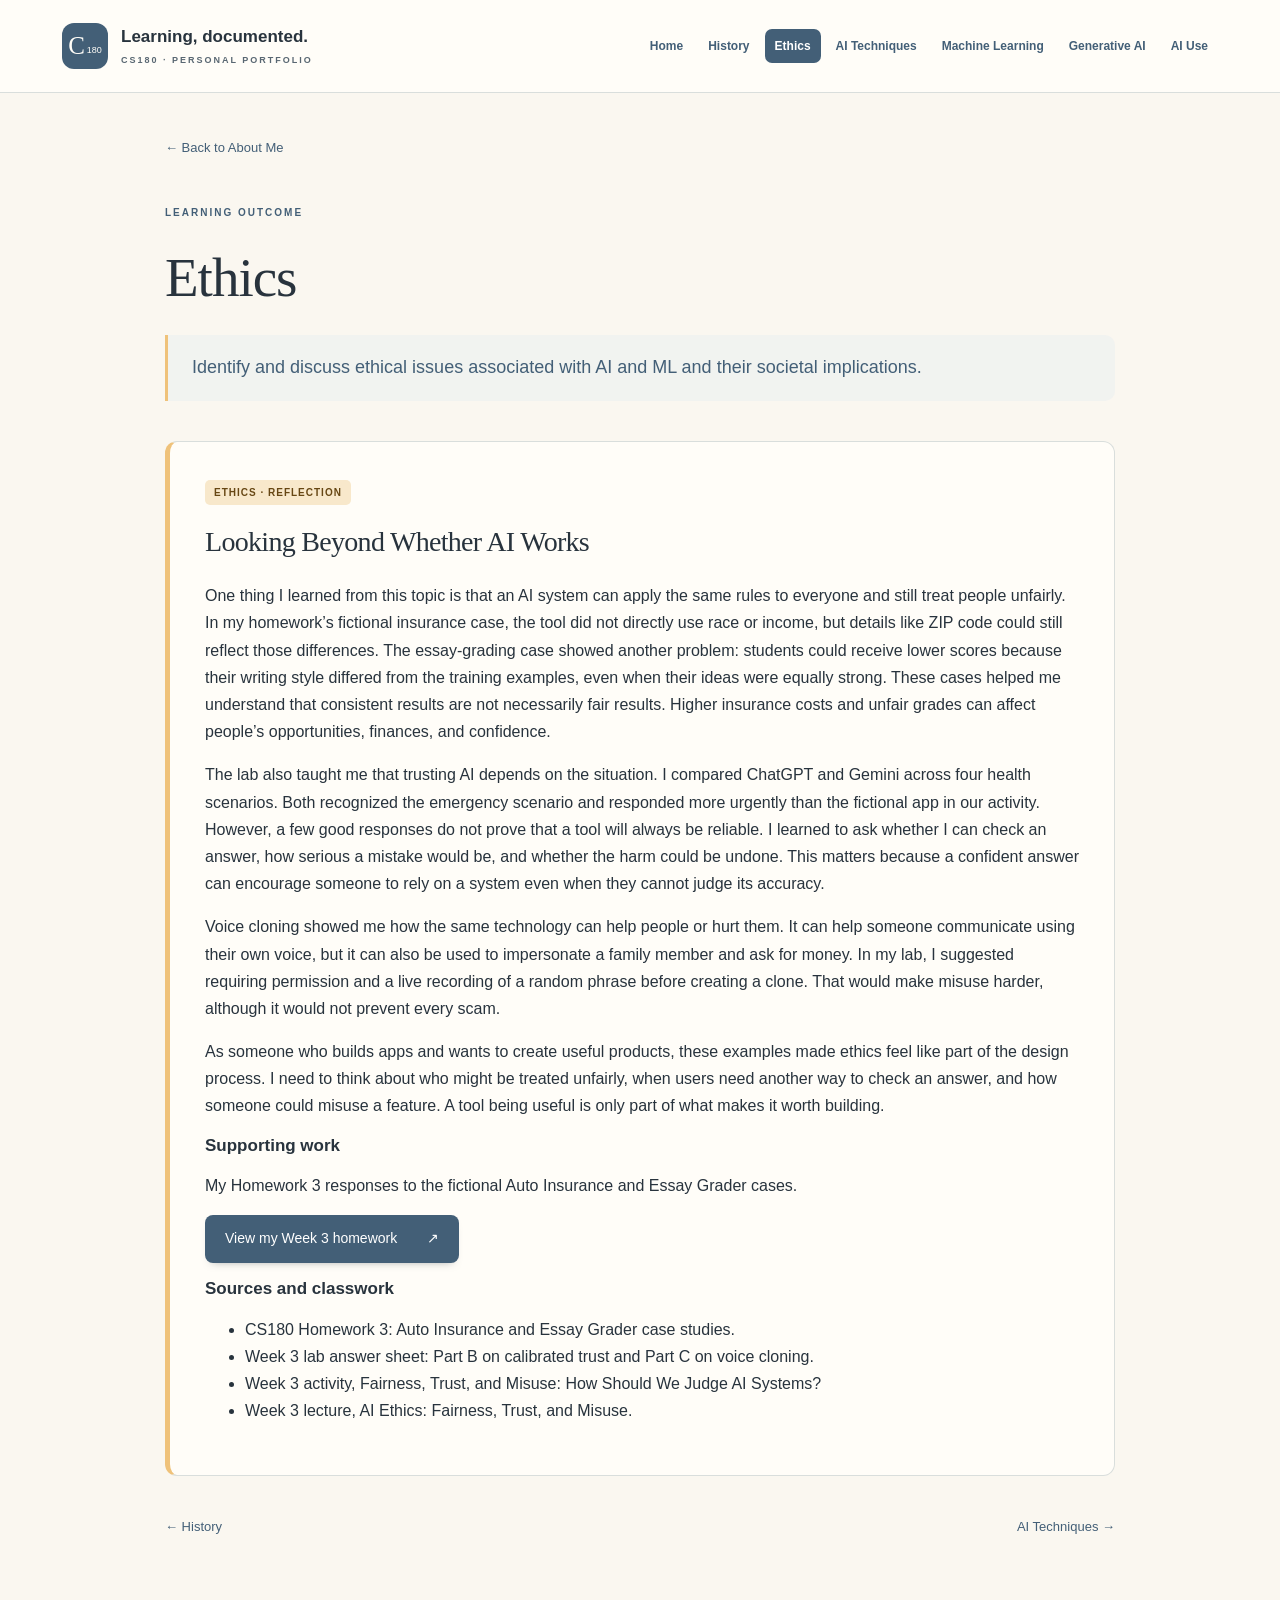
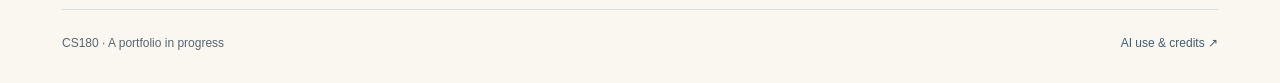
<file: outcome2.html>
<!doctype html>
<html lang="en">
<head>
  <meta charset="utf-8">
  <meta name="viewport" content="width=device-width, initial-scale=1">
  <meta name="robots" content="noindex, nofollow">
  <title>Ethics | CS180 Portfolio</title>
  <link rel="stylesheet" href="styles.css?v=feedback-1">
</head>
<body>
  <a class="skip-link" href="#main">Skip to content</a>
  <header class="site-header">
    <div class="header-inner">
      <a class="brand" href="index.html"><span class="brand-mark" aria-hidden="true">C<span>180</span></span><span>Learning, documented.<small>CS180 · PERSONAL PORTFOLIO</small></span></a>
      <nav aria-label="Main navigation"><a href="index.html">Home</a>
<a href="outcome1.html">History</a>
<a href="outcome2.html" aria-current="page">Ethics</a>
<a href="outcome3.html">AI Techniques</a>
<a href="outcome4.html">Machine Learning</a>
<a href="outcome5.html">Generative AI</a>
<a href="ai-use.html">AI Use</a></nav>
    </div>
  </header>
  <main id="main"><section class="outcome-page">
    <a class="back-link" href="index.html">← Back to About Me</a>
    <p class="eyebrow">LEARNING OUTCOME</p>
    <h1 class="outcome-heading">Ethics</h1>
    <blockquote class="learning-objective"><p>Identify and discuss ethical issues associated with AI and ML and their societal implications.</p></blockquote>
    <article class="evidence-panel" aria-labelledby="entry-heading">
<span class="status-tag">ETHICS · REFLECTION</span>
<h2 id="entry-heading">Looking Beyond Whether AI Works</h2>
<div style="margin-top:24px;"><p>One thing I learned from this topic is that an AI system can apply the same rules to everyone and still treat people unfairly. In my homework’s fictional insurance case, the tool did not directly use race or income, but details like ZIP code could still reflect those differences. The essay-grading case showed another problem: students could receive lower scores because their writing style differed from the training examples, even when their ideas were equally strong. These cases helped me understand that consistent results are not necessarily fair results. Higher insurance costs and unfair grades can affect people’s opportunities, finances, and confidence.</p>
<p>The lab also taught me that trusting AI depends on the situation. I compared ChatGPT and Gemini across four health scenarios. Both recognized the emergency scenario and responded more urgently than the fictional app in our activity. However, a few good responses do not prove that a tool will always be reliable. I learned to ask whether I can check an answer, how serious a mistake would be, and whether the harm could be undone. This matters because a confident answer can encourage someone to rely on a system even when they cannot judge its accuracy.</p>
<p>Voice cloning showed me how the same technology can help people or hurt them. It can help someone communicate using their own voice, but it can also be used to impersonate a family member and ask for money. In my lab, I suggested requiring permission and a live recording of a random phrase before creating a clone. That would make misuse harder, although it would not prevent every scam.</p>
<p>As someone who builds apps and wants to create useful products, these examples made ethics feel like part of the design process. I need to think about who might be treated unfairly, when users need another way to check an answer, and how someone could misuse a feature. A tool being useful is only part of what makes it worth building.</p></div>
<section aria-labelledby="supporting-heading"><h3 id="supporting-heading">Supporting work</h3>
<p>My Homework 3 responses to the fictional Auto Insurance and Essay Grader cases.</p>
<p><a class="button" href="ethics-homework.html">View my Week 3 homework <span aria-hidden="true">↗</span></a></p></section>
<section aria-labelledby="sources-heading"><h3 id="sources-heading">Sources and classwork</h3>
<ul><li>CS180 Homework 3: Auto Insurance and Essay Grader case studies.</li>
<li>Week 3 lab answer sheet: Part B on calibrated trust and Part C on voice cloning.</li>
<li>Week 3 activity, Fairness, Trust, and Misuse: How Should We Judge AI Systems?</li>
<li>Week 3 lecture, AI Ethics: Fairness, Trust, and Misuse.</li></ul></section>
</article>
    <div class="page-turn"><a href="outcome1.html">← History</a><a href="outcome3.html">AI Techniques →</a></div>
    </section></main>
  <footer><span>CS180 · A portfolio in progress</span><a href="ai-use.html">AI use &amp; credits <span aria-hidden="true">↗</span></a></footer>
</body>
</html>
</file>
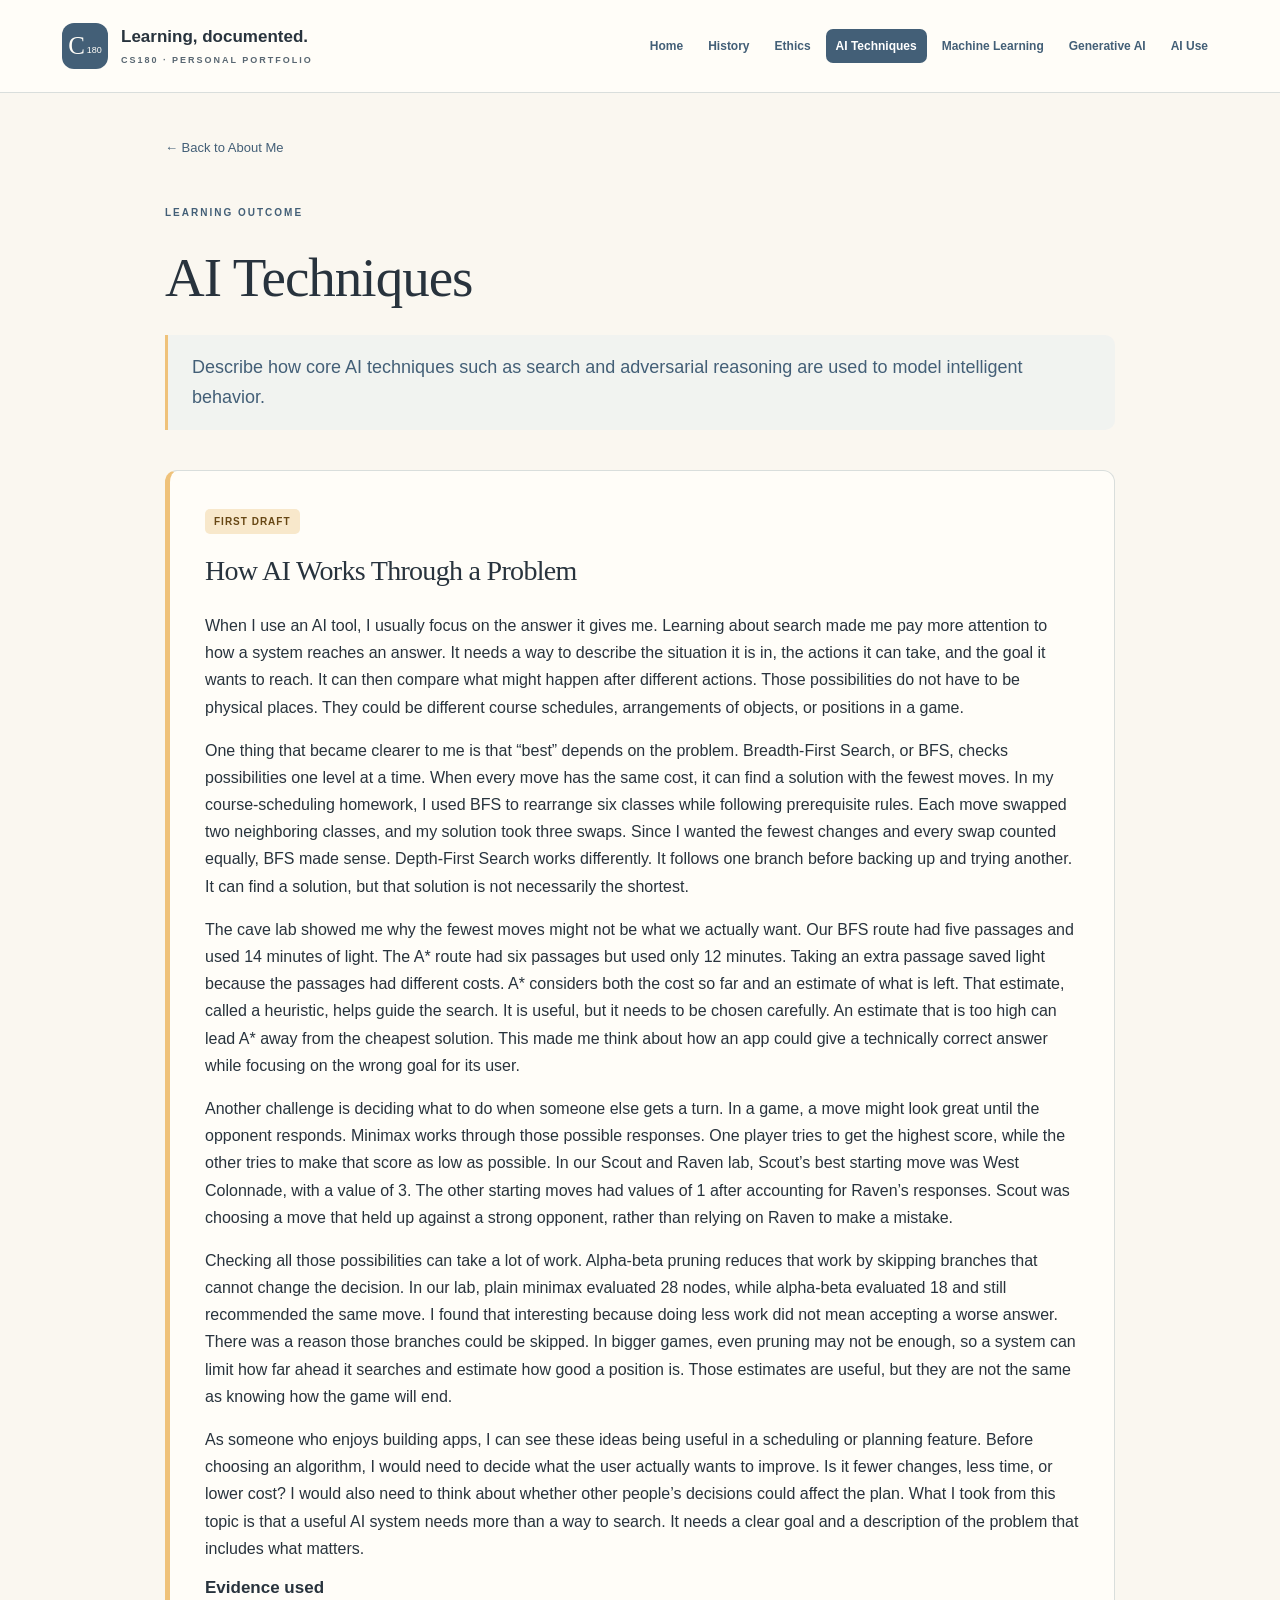
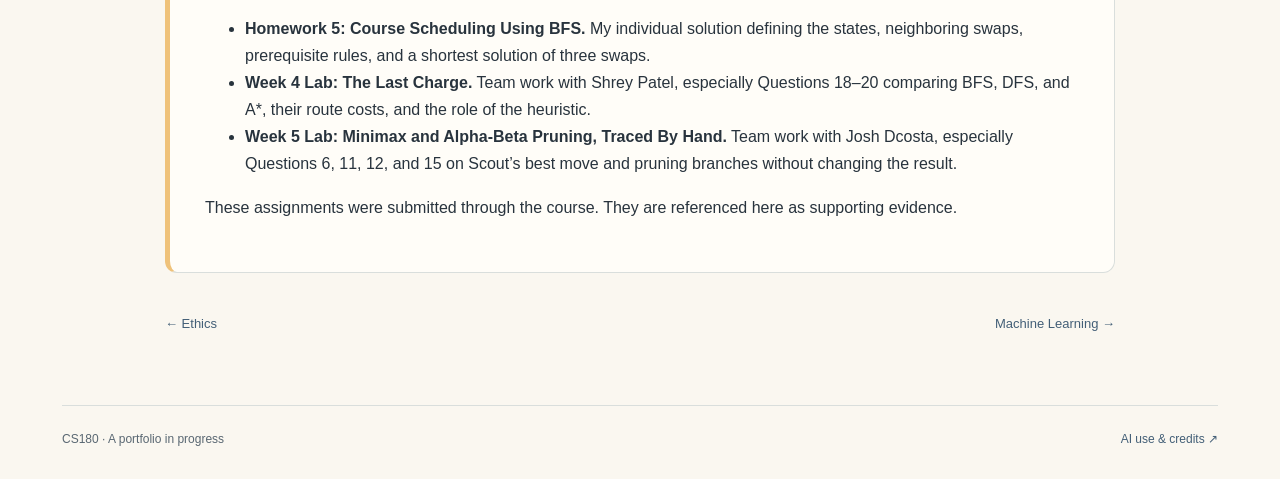
<file: outcome3.html>
<!doctype html>
<html lang="en">
<head>
  <meta charset="utf-8">
  <meta name="viewport" content="width=device-width, initial-scale=1">
  <meta name="robots" content="noindex, nofollow">
  <title>AI Techniques | CS180 Portfolio</title>
  <link rel="stylesheet" href="styles.css?v=feedback-1">
</head>
<body>
  <a class="skip-link" href="#main">Skip to content</a>
  <header class="site-header">
    <div class="header-inner">
      <a class="brand" href="index.html"><span class="brand-mark" aria-hidden="true">C<span>180</span></span><span>Learning, documented.<small>CS180 · PERSONAL PORTFOLIO</small></span></a>
      <nav aria-label="Main navigation"><a href="index.html">Home</a>
<a href="outcome1.html">History</a>
<a href="outcome2.html">Ethics</a>
<a href="outcome3.html" aria-current="page">AI Techniques</a>
<a href="outcome4.html">Machine Learning</a>
<a href="outcome5.html">Generative AI</a>
<a href="ai-use.html">AI Use</a></nav>
    </div>
  </header>
  <main id="main"><section class="outcome-page">
    <a class="back-link" href="index.html">← Back to About Me</a>
    <p class="eyebrow">LEARNING OUTCOME</p>
    <h1 class="outcome-heading">AI Techniques</h1>
    <blockquote class="learning-objective"><p>Describe how core AI techniques such as search and adversarial reasoning are used to model intelligent behavior.</p></blockquote>
    <article class="evidence-panel" aria-labelledby="entry-heading">
<span class="status-tag">FIRST DRAFT</span>
<h2 id="entry-heading">How AI Works Through a Problem</h2>
<div style="margin-top:24px;"><p>When I use an AI tool, I usually focus on the answer it gives me. Learning about search made me pay more attention to how a system reaches an answer. It needs a way to describe the situation it is in, the actions it can take, and the goal it wants to reach. It can then compare what might happen after different actions. Those possibilities do not have to be physical places. They could be different course schedules, arrangements of objects, or positions in a game.</p>
<p>One thing that became clearer to me is that “best” depends on the problem. Breadth-First Search, or BFS, checks possibilities one level at a time. When every move has the same cost, it can find a solution with the fewest moves. In my course-scheduling homework, I used BFS to rearrange six classes while following prerequisite rules. Each move swapped two neighboring classes, and my solution took three swaps. Since I wanted the fewest changes and every swap counted equally, BFS made sense. Depth-First Search works differently. It follows one branch before backing up and trying another. It can find a solution, but that solution is not necessarily the shortest.</p>
<p>The cave lab showed me why the fewest moves might not be what we actually want. Our BFS route had five passages and used 14 minutes of light. The A* route had six passages but used only 12 minutes. Taking an extra passage saved light because the passages had different costs. A* considers both the cost so far and an estimate of what is left. That estimate, called a heuristic, helps guide the search. It is useful, but it needs to be chosen carefully. An estimate that is too high can lead A* away from the cheapest solution. This made me think about how an app could give a technically correct answer while focusing on the wrong goal for its user.</p>
<p>Another challenge is deciding what to do when someone else gets a turn. In a game, a move might look great until the opponent responds. Minimax works through those possible responses. One player tries to get the highest score, while the other tries to make that score as low as possible. In our Scout and Raven lab, Scout’s best starting move was West Colonnade, with a value of 3. The other starting moves had values of 1 after accounting for Raven’s responses. Scout was choosing a move that held up against a strong opponent, rather than relying on Raven to make a mistake.</p>
<p>Checking all those possibilities can take a lot of work. Alpha-beta pruning reduces that work by skipping branches that cannot change the decision. In our lab, plain minimax evaluated 28 nodes, while alpha-beta evaluated 18 and still recommended the same move. I found that interesting because doing less work did not mean accepting a worse answer. There was a reason those branches could be skipped. In bigger games, even pruning may not be enough, so a system can limit how far ahead it searches and estimate how good a position is. Those estimates are useful, but they are not the same as knowing how the game will end.</p>
<p>As someone who enjoys building apps, I can see these ideas being useful in a scheduling or planning feature. Before choosing an algorithm, I would need to decide what the user actually wants to improve. Is it fewer changes, less time, or lower cost? I would also need to think about whether other people’s decisions could affect the plan. What I took from this topic is that a useful AI system needs more than a way to search. It needs a clear goal and a description of the problem that includes what matters.</p>
</div>
<section aria-labelledby="evidence-heading"><h3 id="evidence-heading">Evidence used</h3>
<ul>
<li><strong>Homework 5: Course Scheduling Using BFS.</strong> My individual solution defining the states, neighboring swaps, prerequisite rules, and a shortest solution of three swaps.</li>
<li><strong>Week 4 Lab: The Last Charge.</strong> Team work with Shrey Patel, especially Questions 18–20 comparing BFS, DFS, and A*, their route costs, and the role of the heuristic.</li>
<li><strong>Week 5 Lab: Minimax and Alpha-Beta Pruning, Traced By Hand.</strong> Team work with Josh Dcosta, especially Questions 6, 11, 12, and 15 on Scout’s best move and pruning branches without changing the result.</li>
</ul>
<p>These assignments were submitted through the course. They are referenced here as supporting evidence.</p>
</section></article>
    <div class="page-turn"><a href="outcome2.html">← Ethics</a><a href="outcome4.html">Machine Learning →</a></div>
    </section></main>
  <footer><span>CS180 · A portfolio in progress</span><a href="ai-use.html">AI use &amp; credits <span aria-hidden="true">↗</span></a></footer>
</body>
</html>
</file>
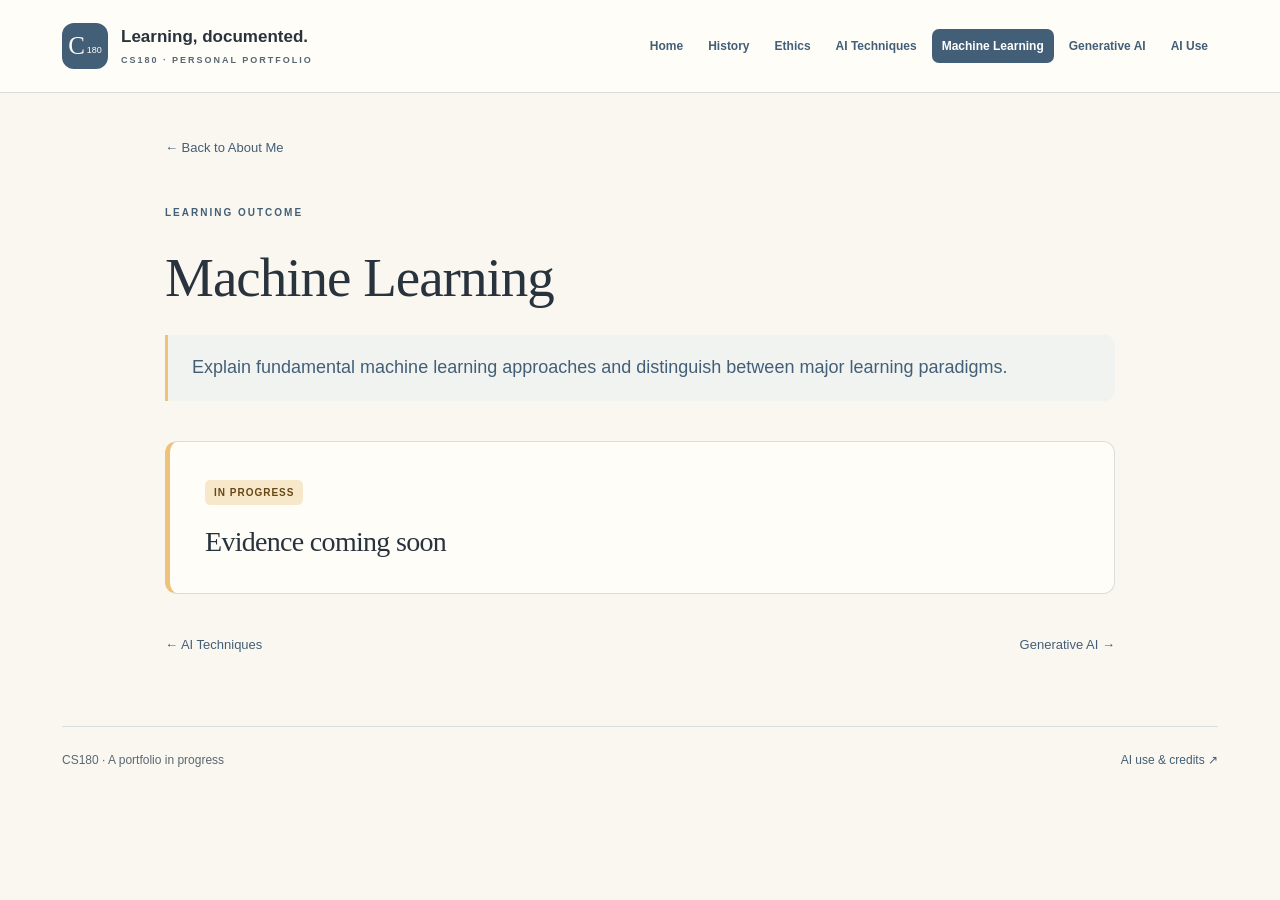
<file: outcome4.html>
<!doctype html>
<html lang="en">
<head>
  <meta charset="utf-8">
  <meta name="viewport" content="width=device-width, initial-scale=1">
  <meta name="robots" content="noindex, nofollow">
  <title>Machine Learning | CS180 Portfolio</title>
  <link rel="stylesheet" href="styles.css?v=feedback-1">
</head>
<body>
  <a class="skip-link" href="#main">Skip to content</a>
  <header class="site-header">
    <div class="header-inner">
      <a class="brand" href="index.html"><span class="brand-mark" aria-hidden="true">C<span>180</span></span><span>Learning, documented.<small>CS180 · PERSONAL PORTFOLIO</small></span></a>
      <nav aria-label="Main navigation"><a href="index.html">Home</a>
<a href="outcome1.html">History</a>
<a href="outcome2.html">Ethics</a>
<a href="outcome3.html">AI Techniques</a>
<a href="outcome4.html" aria-current="page">Machine Learning</a>
<a href="outcome5.html">Generative AI</a>
<a href="ai-use.html">AI Use</a></nav>
    </div>
  </header>
  <main id="main"><section class="outcome-page">
    <a class="back-link" href="index.html">← Back to About Me</a>
    <p class="eyebrow">LEARNING OUTCOME</p>
    <h1 class="outcome-heading">Machine Learning</h1>
    <blockquote class="learning-objective"><p>Explain fundamental machine learning approaches and distinguish between major learning paradigms.</p></blockquote>
    <div class="evidence-panel"><span class="status-tag">IN PROGRESS</span><h2>Evidence coming soon</h2></div>
    <div class="page-turn"><a href="outcome3.html">← AI Techniques</a><a href="outcome5.html">Generative AI →</a></div>
    </section></main>
  <footer><span>CS180 · A portfolio in progress</span><a href="ai-use.html">AI use &amp; credits <span aria-hidden="true">↗</span></a></footer>
</body>
</html>
</file>
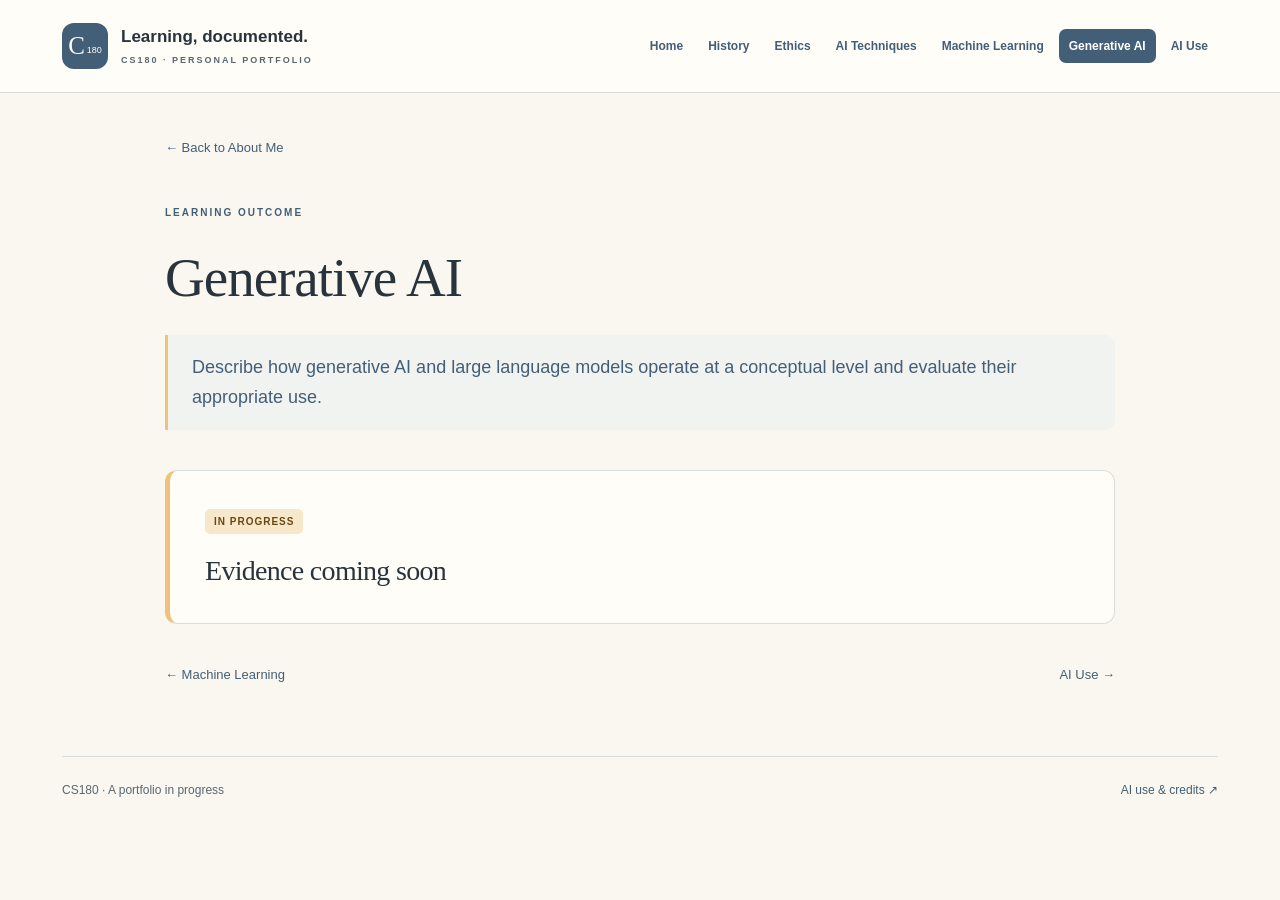
<file: outcome5.html>
<!doctype html>
<html lang="en">
<head>
  <meta charset="utf-8">
  <meta name="viewport" content="width=device-width, initial-scale=1">
  <meta name="robots" content="noindex, nofollow">
  <title>Generative AI | CS180 Portfolio</title>
  <link rel="stylesheet" href="styles.css?v=feedback-1">
</head>
<body>
  <a class="skip-link" href="#main">Skip to content</a>
  <header class="site-header">
    <div class="header-inner">
      <a class="brand" href="index.html"><span class="brand-mark" aria-hidden="true">C<span>180</span></span><span>Learning, documented.<small>CS180 · PERSONAL PORTFOLIO</small></span></a>
      <nav aria-label="Main navigation"><a href="index.html">Home</a>
<a href="outcome1.html">History</a>
<a href="outcome2.html">Ethics</a>
<a href="outcome3.html">AI Techniques</a>
<a href="outcome4.html">Machine Learning</a>
<a href="outcome5.html" aria-current="page">Generative AI</a>
<a href="ai-use.html">AI Use</a></nav>
    </div>
  </header>
  <main id="main"><section class="outcome-page">
    <a class="back-link" href="index.html">← Back to About Me</a>
    <p class="eyebrow">LEARNING OUTCOME</p>
    <h1 class="outcome-heading">Generative AI</h1>
    <blockquote class="learning-objective"><p>Describe how generative AI and large language models operate at a conceptual level and evaluate their appropriate use.</p></blockquote>
    <div class="evidence-panel"><span class="status-tag">IN PROGRESS</span><h2>Evidence coming soon</h2></div>
    <div class="page-turn"><a href="outcome4.html">← Machine Learning</a><a href="ai-use.html">AI Use →</a></div>
    </section></main>
  <footer><span>CS180 · A portfolio in progress</span><a href="ai-use.html">AI use &amp; credits <span aria-hidden="true">↗</span></a></footer>
</body>
</html>
</file>
<file: styles.css>
/* Palette and shared layout for all seven pages. */
:root { --ivory:#faf7f0; --paper:#fffdf8; --ink:#28333d; --muted:#596772; --blue:#435f77; --pale-blue:#e4ebef; --amber:#efc27a; --line:#d9dedc; }
* { box-sizing:border-box; }
html { scroll-behavior:smooth; }
body { margin:0; background:var(--ivory); color:var(--ink); font-family:Arial,Helvetica,sans-serif; font-size:16px; line-height:1.7; }
a { color:var(--blue); text-underline-offset:4px; }
a:focus-visible { outline:3px solid var(--blue); outline-offset:5px; }
.skip-link { position:absolute; top:-100px; left:16px; background:var(--ink); color:white; padding:12px 20px; z-index:10; }
.skip-link:focus { top:12px; }
.site-header { border-bottom:1px solid var(--line); background:var(--paper); }
.header-inner { max-width:1220px; margin:auto; padding:25px 32px 18px; }
.brand { display:inline-flex; gap:13px; align-items:center; text-decoration:none; color:var(--ink); font-weight:700; font-size:17px; }
.brand small { display:block; font-size:9px; letter-spacing:2px; margin-top:1px; color:var(--muted); }
.brand-mark { background:var(--blue); color:var(--paper); width:46px; height:46px; border-radius:12px; display:flex; align-items:center; justify-content:center; font:25px Georgia,serif; }
.brand-mark span { font:9px Arial,sans-serif; margin:8px 0 0 2px; }
nav { display:flex; flex-wrap:wrap; gap:5px; margin-top:20px; }
nav a { padding:7px 13px; border-radius:7px; text-decoration:none; font-size:13px; font-weight:600; transition:background .18s,color .18s; }
nav a:hover { background:var(--pale-blue); }
nav a[aria-current="page"] { background:var(--blue); color:white; }
main { max-width:1220px; margin:auto; padding:0 32px; }
h1,h2,h3,p,figure { margin-top:0; }
h1,h2,h3 { line-height:1.15; }
h1 { font:normal clamp(48px,6.5vw,80px)/1.07 Georgia,'Times New Roman',serif; letter-spacing:-2.5px; margin-bottom:20px; }
h2 { font:normal 34px/1.2 Georgia,'Times New Roman',serif; letter-spacing:-.7px; }
h3 { font-size:17px; }
.accent { color:var(--blue); }
.eyebrow { color:var(--blue); font-size:10px; font-weight:700; letter-spacing:2px; margin-bottom:25px; }
.dot { display:inline-block; width:8px; height:8px; border-radius:50%; background:var(--amber); margin-right:8px; }
.about-grid { display:grid; grid-template-columns:1.25fr 1fr; align-items:start; gap:70px; padding:72px 0 65px; }
.major { color:var(--muted); font-size:17px; }
.essay { max-width:550px; margin:28px 0; }
.placeholder { color:var(--muted); padding-left:16px; border-left:2px solid var(--amber); }
.button { display:inline-flex; align-items:center; gap:30px; border-radius:8px; background:var(--blue); color:white; padding:12px 20px; text-decoration:none; font-size:14px; transition:background .18s,transform .18s; }
.button:hover { background:#304a60; transform:translateY(-2px); }
.portrait-card { margin:0; padding:14px; background:var(--pale-blue); border-radius:120px 120px 16px 16px; position:relative; }
.photo-placeholder,.portrait { width:100%; aspect-ratio:4/4.6; border-radius:108px 108px 9px 9px; }
.photo-placeholder { background:linear-gradient(145deg,#cad7df,#e7e9df); display:flex; flex-direction:column; align-items:center; justify-content:center; gap:12px; text-align:center; color:#435b6b; }
.photo-placeholder small { font-size:12px; }
.photo-symbol { display:grid; place-items:center; width:74px; height:74px; border:1px solid #8397a5; border-radius:50%; font:38px Georgia,serif; margin-bottom:8px; }
.portrait { display:block; object-fit:cover; }
figcaption { text-align:center; padding:19px 5px 5px; font-size:9px; letter-spacing:1.4px; font-weight:700; }
.learning { padding:36px 0 65px; border-top:1px solid var(--line); }
.section-title { display:flex; align-items:end; justify-content:space-between; gap:20px; margin-bottom:25px; }
.section-title .eyebrow { margin-bottom:10px; }
.section-title h2 { margin-bottom:0; }
.section-title>p { color:var(--muted); font-size:12px; margin-bottom:3px; }
.outcome-grid { display:grid; grid-template-columns:repeat(5,1fr); gap:12px; }
.outcome-card { border:1px solid var(--line); border-radius:12px; background:var(--paper); padding:20px 16px; text-decoration:none; transition:transform .18s,border-color .18s; }
.outcome-card:hover { transform:translateY(-4px); border-color:var(--blue); }
.card-arrow { display:flex; justify-content:space-between; font-size:12px; color:var(--muted); margin-bottom:28px; }
.card-arrow>span { color:var(--blue); }
.outcome-card h3 { color:var(--ink); margin-bottom:10px; line-height:1.35; }
.outcome-card p { font-size:11px; color:var(--muted); margin:0; }
footer { max-width:1156px; margin:0 auto; border-top:1px solid var(--line); padding:23px 0 30px; display:flex; justify-content:space-between; gap:20px; color:var(--muted); font-size:12px; }
footer a { text-decoration:none; }
.outcome-page,.credits-page { padding:40px 0 70px; max-width:950px; margin:auto; min-height:70vh; }
.back-link { display:inline-block; font-size:13px; margin-bottom:45px; text-decoration:none; }
.outcome-heading { font-size:clamp(32px,4.5vw,55px); letter-spacing:-1px; max-width:900px; line-height:1.18; }
.evidence-panel { border:1px solid var(--line); border-left:5px solid var(--amber); background:var(--paper); border-radius:12px; padding:35px; margin:40px 0; }
.status-tag { display:inline-block; font-size:10px; letter-spacing:1px; font-weight:700; color:#674714; background:#f8e8cb; border-radius:5px; padding:4px 9px; }
.evidence-panel h2 { margin:20px 0 0; font-size:28px; }
.page-turn { display:flex; flex-wrap:wrap; justify-content:space-between; gap:20px; font-size:13px; }
.page-turn a { text-decoration:none; }
.credits-page h1 { font-size:clamp(42px,6vw,68px); }
.page-intro { color:var(--muted); }
.log-entry { border:1px solid var(--line); background:var(--paper); padding:32px; border-radius:14px; margin-top:35px; }
.log-top { display:flex; flex-wrap:wrap; justify-content:space-between; gap:14px; align-items:center; color:var(--muted); font-size:12px; margin-bottom:22px; }
.log-entry h2 { font-size:27px; }
.template-note { color:var(--muted); font-size:14px; }
dl { margin-bottom:0; }
.log-field { padding:20px 0; border-top:1px solid var(--line); }
dt { font-weight:700; color:var(--blue); font-size:14px; }
dd { margin:6px 0 0; overflow-wrap:anywhere; }
@media(min-width:1100px) { .header-inner { display:flex; align-items:center; justify-content:space-between; gap:18px; padding-top:23px; padding-bottom:23px; } nav { margin-top:0; } nav a { padding:7px 10px; font-size:12px; } }
@media(max-width:800px) { .about-grid { gap:30px; } .outcome-grid { grid-template-columns:repeat(3,1fr); } footer { margin:0 32px; } }
@media(max-width:580px) { .header-inner { padding:20px; } main { padding:0 20px; } nav { gap:3px; } nav a { font-size:12px; padding:7px 9px; } .about-grid { grid-template-columns:1fr; padding:40px 0; gap:35px; } h1 { letter-spacing:-1.5px; } .portrait-card { max-width:360px; width:100%; justify-self:center; } .section-title { display:block; } .section-title>p { margin-top:15px; } .outcome-grid { grid-template-columns:repeat(2,minmax(0,1fr)); } .outcome-card { padding:17px 13px; } .outcome-card h3 { font-size:15px; } .learning { padding-bottom:40px; } footer { margin:0 20px; flex-direction:column; gap:8px; } .log-entry,.evidence-panel { padding:23px; } .back-link { margin-bottom:30px; } }
@media(prefers-reduced-motion:reduce) { html { scroll-behavior:auto; } * { transition:none !important; } }

/* Portrait refresh: align beside the introduction and preserve the complete headshot. */
.about-copy h1 { font-size:clamp(44px,5.5vw,68px); }
.portrait-card { align-self:start; margin-top:44px; padding:12px; border-radius:90px 90px 20px 20px; background:#e4ebef; border:1px solid #d4dfe5; box-shadow:0 18px 45px -24px rgba(40,59,75,.35); }
.portrait { width:100%; height:auto; aspect-ratio:4/5; object-fit:cover; object-position:center top; border-radius:78px 78px 12px 12px; background:#eef3f5; }
.portrait-card figcaption { padding:18px 5px 6px; }
@media(max-width:580px) { .portrait-card { margin-top:0; } }

/* Studio refresh: personal introduction, dimensional cutout, and editorial sections. */
html { scroll-padding-top:24px; }
.portfolio-home main { max-width:1220px; }
.studio-hero { display:grid; grid-template-columns:1.1fr 1fr; gap:40px; align-items:center; padding:55px 0 0; }
.hero-copy { padding:10px 0 45px; }
.hero-copy .eyebrow { margin-bottom:25px; }
.hero-copy h1 { font-family:Georgia,'Times New Roman',serif; font-size:clamp(58px,7.5vw,94px); line-height:1.02; letter-spacing:-4px; margin:0 0 25px; }
.hero-copy h1 span { color:var(--blue); }
.hero-major { font-size:19px; line-height:1.45; font-weight:600; margin-bottom:20px; }
.hero-description { max-width:390px; font-size:16px; color:var(--muted); }
.hero-actions { display:flex; flex-wrap:wrap; align-items:center; gap:23px; margin-top:28px; }
.text-link { font-size:13px; text-decoration:none; }
.hero-note { font-size:10px; letter-spacing:1.4px; text-transform:uppercase; color:var(--muted); margin:26px 0 0; }
.cutout-stage { position:relative; isolation:isolate; align-self:end; height:590px; margin:0; }
.portrait-backdrop { position:absolute; inset:96px 0 0; background:#d7e3e8; border-radius:150px 150px 0 0; overflow:hidden; z-index:-2; }
.portrait-backdrop::after { content:''; position:absolute; width:290px; height:290px; border:1px solid #b5cbd5; border-radius:50%; left:50%; top:60px; transform:translateX(-50%); }
.portrait-backdrop span { position:absolute; left:28px; bottom:32px; color:#bed0d8; font-weight:800; font-size:75px; line-height:1; letter-spacing:-4px; }
.cutout-stage img { position:absolute; bottom:0; left:50%; transform:translateX(-50%); display:block; width:auto; height:100%; max-width:110%; object-fit:contain; object-position:bottom; filter:drop-shadow(10px 6px 12px rgba(31,53,67,.12)); }
.portrait-orbit { position:absolute; z-index:-1; top:65px; right:-6px; color:var(--amber); font-size:110px; line-height:1; }
.cutout-stage figcaption { position:absolute; bottom:22px; left:18px; right:18px; display:flex; justify-content:space-between; align-items:center; padding:12px 17px; border-radius:8px; background:#fffdf8ed; border:1px solid #ffffff; color:var(--blue); font-size:9px; letter-spacing:1.5px; box-shadow:0 8px 25px #26333d14; }
.cutout-stage figcaption span { font-size:20px; }
.interest-strip { display:flex; flex-wrap:wrap; justify-content:space-around; align-items:center; gap:18px; background:var(--blue); color:var(--ivory); padding:20px 24px; border-radius:0 0 12px 12px; font-size:13px; }
.interest-strip span[aria-hidden] { color:var(--amber); font-size:22px; }
.story-section { display:grid; grid-template-columns:1fr 1.7fr; gap:80px; padding:85px 0; }
.story-heading h2 { font-size:43px; }
.story-mark { color:var(--blue); font-size:75px; line-height:1; }
.story-copy { max-width:680px; }
.story-copy p { font-size:16px; line-height:1.9; margin-bottom:22px; }
.story-copy p:last-child { margin-bottom:0; }
.learning { padding:45px 0 65px; }
.outcome-grid { grid-template-columns:repeat(6,1fr); gap:16px; }
.outcome-card { grid-column:span 2; padding:24px; min-height:180px; border-radius:15px; }
.outcome-card:nth-child(-n+2) { grid-column:span 3; background:#e6edf0; border-color:#d4dfe5; }
.outcome-card:nth-child(2) { background:#f7ead6; border-color:#eadcc5; }
.outcome-card h3 { font:normal 27px/1.2 Georgia,serif; }
.outcome-card p { font-size:12px; }
.card-arrow { margin-bottom:28px; }
.outcome-card:hover { box-shadow:0 12px 22px -18px #435f7777; }
@media(max-width:900px) { .studio-hero { gap:20px; } .cutout-stage { height:510px; } .hero-copy h1 { font-size:67px; letter-spacing:-3px; } .hero-major { font-size:16px; } .story-section { gap:40px; } .hero-actions { gap:16px; } }
@media(max-width:650px) { .studio-hero { grid-template-columns:1fr; padding-top:38px; } .hero-copy { padding-bottom:0; } .hero-copy h1 { font-size:clamp(55px,12vw,76px); } .hero-major br { display:none; } .hero-description { max-width:100%; } .cutout-stage { height:460px; width:min(100%,390px); justify-self:center; margin-top:8px; } .portrait-backdrop { top:75px; } .interest-strip { justify-content:center; gap:12px 18px; font-size:11px; } .interest-strip span[aria-hidden] { font-size:16px; } .story-section { grid-template-columns:1fr; gap:20px; padding:45px 0; } .story-heading h2 { font-size:36px; } .story-heading h2 br { display:none; } .story-mark { display:none; } .story-copy p { font-size:15px; } .outcome-grid { grid-template-columns:1fr; } .outcome-card,.outcome-card:nth-child(-n+2) { grid-column:auto; min-height:160px; } .portrait-orbit { right:0; } }

/* Personal studio finish. CSS-only; all content stays readable without motion support. */
:root { --ease-out:cubic-bezier(.22,1,.36,1); }
.portfolio-home { background:radial-gradient(ellipse at 87% 14%,#e7edf04d,transparent 36%),var(--ivory); }
.personal-mark { font:italic 28px Georgia,serif; letter-spacing:-3px; border-radius:50%; }
.personal-mark span { color:var(--amber); font:inherit; margin:0; }
.portfolio-home .site-header { background:#fffdf8e8; }
nav a { transition:background .22s,color .22s,box-shadow .22s; }
nav a:hover { box-shadow:inset 0 -2px var(--amber); }
.hero-copy h1 span { position:relative; display:inline-block; z-index:0; }
.hero-copy h1 span::after { content:''; position:absolute; left:3px; right:2px; bottom:-5px; height:8px; border-radius:50%; border-bottom:3px solid var(--amber); transform:rotate(-2deg); z-index:-1; }
.hero-copy .eyebrow { font-size:9px; letter-spacing:2.2px; }
.hero-description { line-height:1.8; }
.ink-highlight { background:linear-gradient(transparent 61%,#efc27a65 61%,#efc27a65 92%,transparent 92%); }
.portrait-backdrop { background:linear-gradient(150deg,#dce8ed,#c8d9e2); border-radius:46% 46% 10px 10px; border:1px solid #c6d6de; }
.portrait-backdrop::before { content:''; position:absolute; width:430px; height:430px; border:1px solid #faffff85; border-radius:50%; top:110px; left:50%; transform:translateX(-50%); }
.portrait-backdrop::after { width:345px; height:345px; top:154px; border-color:#faffff85; }
.portrait-label { position:absolute; top:142px; left:20px; writing-mode:vertical-rl; transform:rotate(180deg); color:#4b6473; font-size:8px; letter-spacing:2px; z-index:1; }
.cutout-stage img { transform:translateX(-50%); transform-origin:50% 100%; transition:transform .85s var(--ease-out),filter .85s; }
.portrait-orbit { transition:transform 1s var(--ease-out); }
.cutout-stage figcaption { left:auto; right:-8px; bottom:30px; width:85%; padding:16px 18px; border-radius:4px; transform:rotate(-3deg); transition:transform .7s var(--ease-out); box-shadow:0 12px 30px #26333d22; font-size:8px; }
.interest-strip { border-radius:0; background:transparent; color:var(--blue); border-top:1px solid var(--line); border-bottom:1px solid var(--line); padding:23px 8px; }
.interest-strip span[aria-hidden] { font-size:17px; }
.interest-strip span { transition:color .2s; }
.story-heading .eyebrow { margin-bottom:20px; }
.story-heading h2 { line-height:1.16; }
.story-copy p:first-child::first-letter { float:left; color:var(--blue); font:58px/.85 Georgia,serif; padding:8px 8px 0 0; }
.story-mark { display:inline-block; transition:transform .6s var(--ease-out); }
.outcome-card { position:relative; overflow:hidden; transition:transform .5s var(--ease-out),box-shadow .5s,border-color .3s; }
.outcome-card::after { content:''; position:absolute; width:120px; height:120px; right:-60px; bottom:-60px; border-radius:50%; border:1px solid #435f7722; transition:transform .65s var(--ease-out),border-color .3s; pointer-events:none; }
.card-arrow>span { display:grid; place-items:center; width:30px; height:30px; border-radius:50%; background:#fffdf880; transition:transform .4s var(--ease-out),background .3s; }
.outcome-card .card-arrow { align-items:center; }
.outcome-card h3 { transition:color .25s; }
.button { box-shadow:0 5px 10px -7px #26333d88; transition:background .25s,transform .4s var(--ease-out),box-shadow .4s; }
.button span { display:inline-block; transition:transform .35s var(--ease-out); }
.text-link { position:relative; padding-bottom:3px; }
.text-link::after { content:''; position:absolute; left:0; bottom:0; width:100%; height:1px; background:var(--blue); transform:scaleX(.25); transform-origin:left; transition:transform .4s var(--ease-out); }
.reading-progress { display:none; }
@media(hover:hover) and (pointer:fine) {
 .cutout-stage:hover img { transform:translateX(-50%) translateY(-7px) scale(1.015); filter:drop-shadow(14px 10px 16px #1f354322); }
 .cutout-stage:hover .portrait-orbit { transform:rotate(35deg); }
 .cutout-stage:hover figcaption { transform:rotate(0deg) translateY(-3px); }
 .button:hover { transform:translateY(-3px); box-shadow:0 12px 22px -12px #26333d88; }
 .button:hover span { transform:translate(3px,-3px); }
 .text-link:hover::after { transform:scaleX(1); }
 .outcome-card:hover { transform:translateY(-6px); box-shadow:0 18px 35px -22px #435f7766; }
 .outcome-card:hover::after { transform:scale(2.3); border-color:#435f7740; }
 .outcome-card:hover .card-arrow>span { transform:rotate(45deg); background:var(--amber); }
 .story-heading:hover .story-mark { transform:translate(7px,-7px); }
}
.text-link:focus-visible::after { transform:scaleX(1); }
.outcome-card:focus-visible { outline:3px solid var(--blue); outline-offset:5px; }
@keyframes studio-enter { from { opacity:0; translate:0 20px; } to { opacity:1; translate:0 0; } }
@keyframes portrait-enter { from { opacity:0; translate:0 25px; } to { opacity:1; translate:0 0; } }
@keyframes scroll-line { from { transform:scaleX(0); } to { transform:scaleX(1); } }
@media(prefers-reduced-motion:no-preference) {
 .hero-copy>.eyebrow { animation:studio-enter .7s var(--ease-out) both; }
 .hero-copy>h1 { animation:studio-enter .9s .06s var(--ease-out) both; }
 .hero-major,.hero-description { animation:studio-enter .9s .14s var(--ease-out) both; }
 .hero-actions,.hero-note { animation:studio-enter .9s .24s var(--ease-out) both; }
 .cutout-stage { animation:portrait-enter 1.1s .1s var(--ease-out) both; }
 @supports(animation-timeline:view()) {
  .story-heading,.story-copy,.section-title,.outcome-card { animation:studio-enter linear both; animation-timeline:view(); animation-range:entry 0% entry 22%; }
 }
 @supports(animation-timeline:scroll()) {
  .reading-progress { display:block; position:fixed; top:0; left:0; right:0; height:3px; background:var(--blue); z-index:50; transform-origin:left; animation:scroll-line linear; animation-timeline:scroll(); }
 }
}
@media(max-width:650px) { .cutout-stage figcaption { right:5px; width:86%; font-size:7px; } .portrait-label { left:12px; top:135px; font-size:7px; } .hero-copy h1 span::after { bottom:-3px; } .interest-strip { gap:10px 14px; } }
@media(prefers-reduced-motion:reduce) { *,*::before,*::after { animation:none !important; transition:none !important; scroll-behavior:auto !important; } .cutout-stage:hover img { transform:translateX(-50%); } }

/* Instructor feedback: clear headings, readable objectives, and non-interactive interests. */
.card-arrow { justify-content:flex-end; }
.personal-interests { padding:28px 0 0; max-width:620px; }
.personal-interests .eyebrow { font-size:9px; margin:0 0 8px; color:var(--muted); }
.personal-interests p:last-child { margin:0; color:var(--muted); font-size:15px; line-height:1.8; }
.learning-objective { margin:24px 0 36px; padding:18px 24px; border-left:3px solid var(--amber); background:#e4ebef66; border-radius:0 10px 10px 0; }
.learning-objective p { margin:0; color:var(--blue); font-size:18px; line-height:1.65; }
@media(max-width:580px) { .personal-interests { padding-top:24px; } .learning-objective { padding:16px 18px; } .learning-objective p { font-size:16px; } }
</file>
